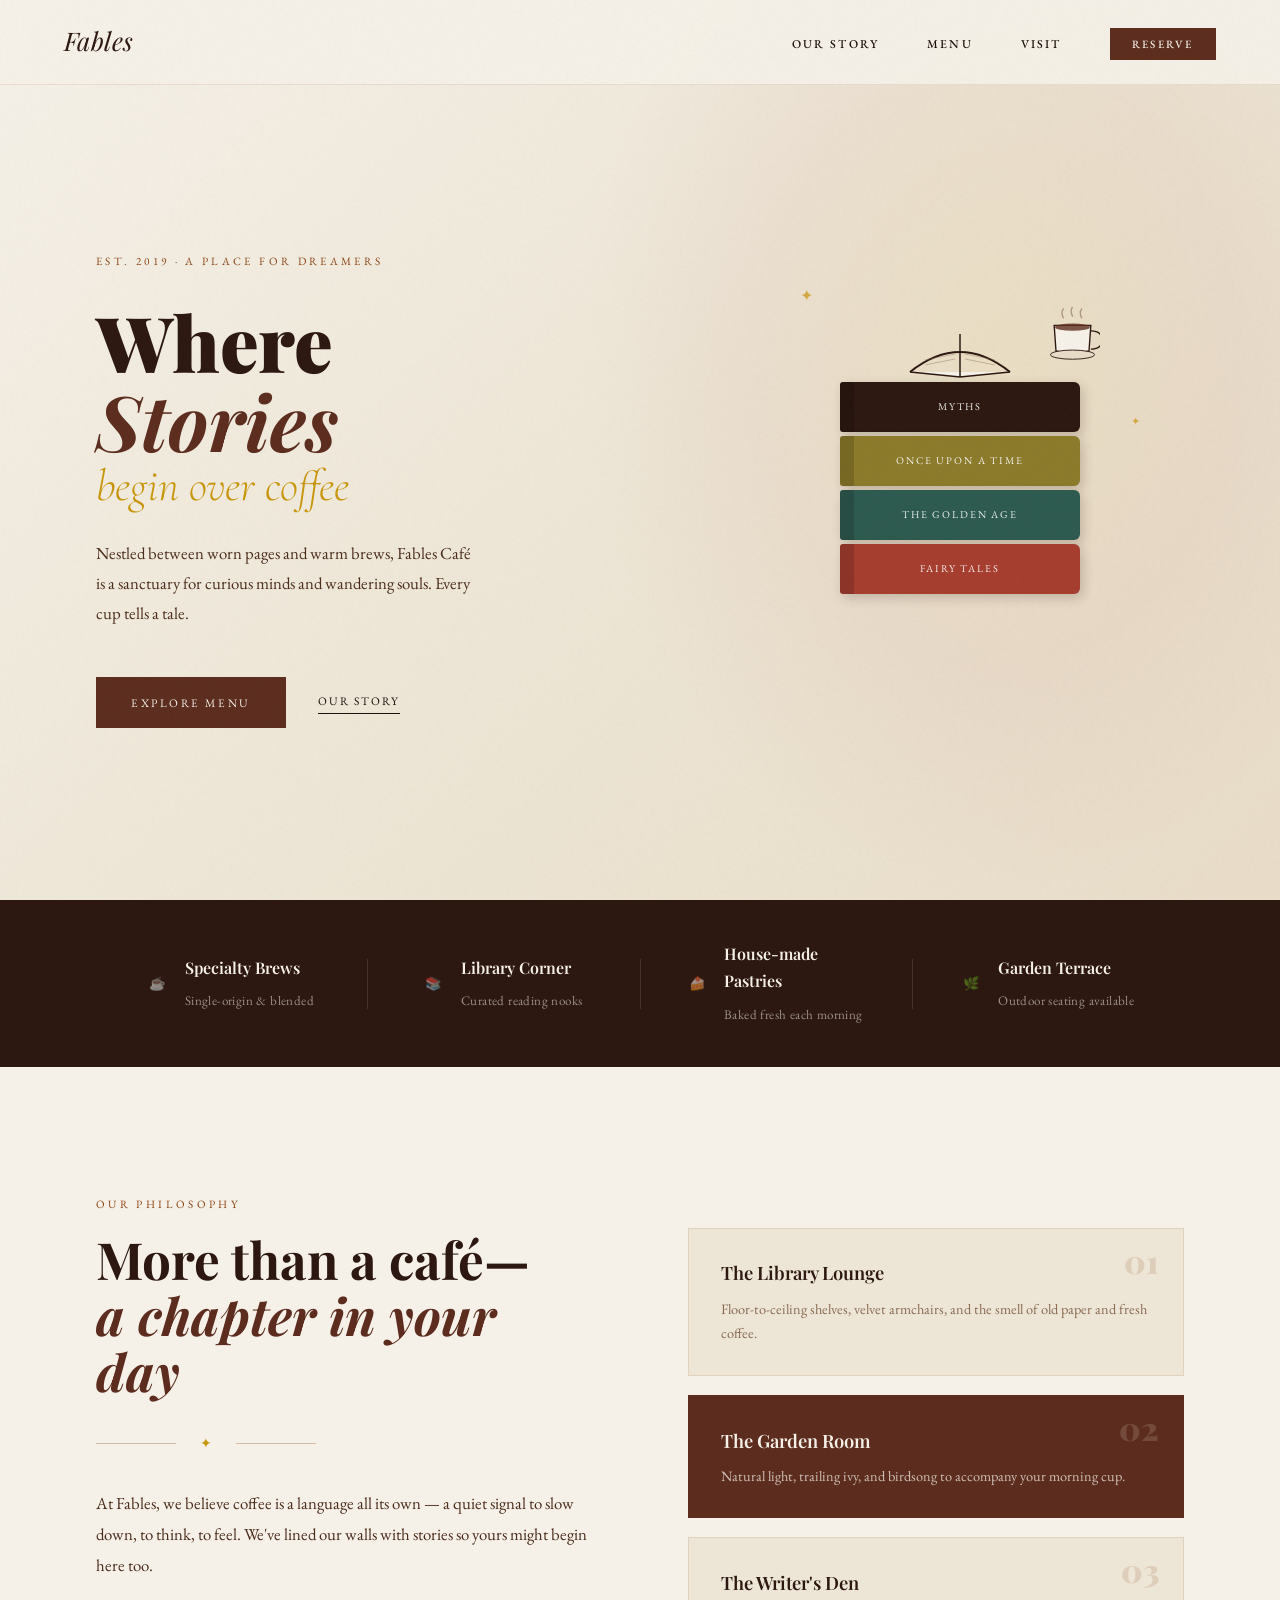
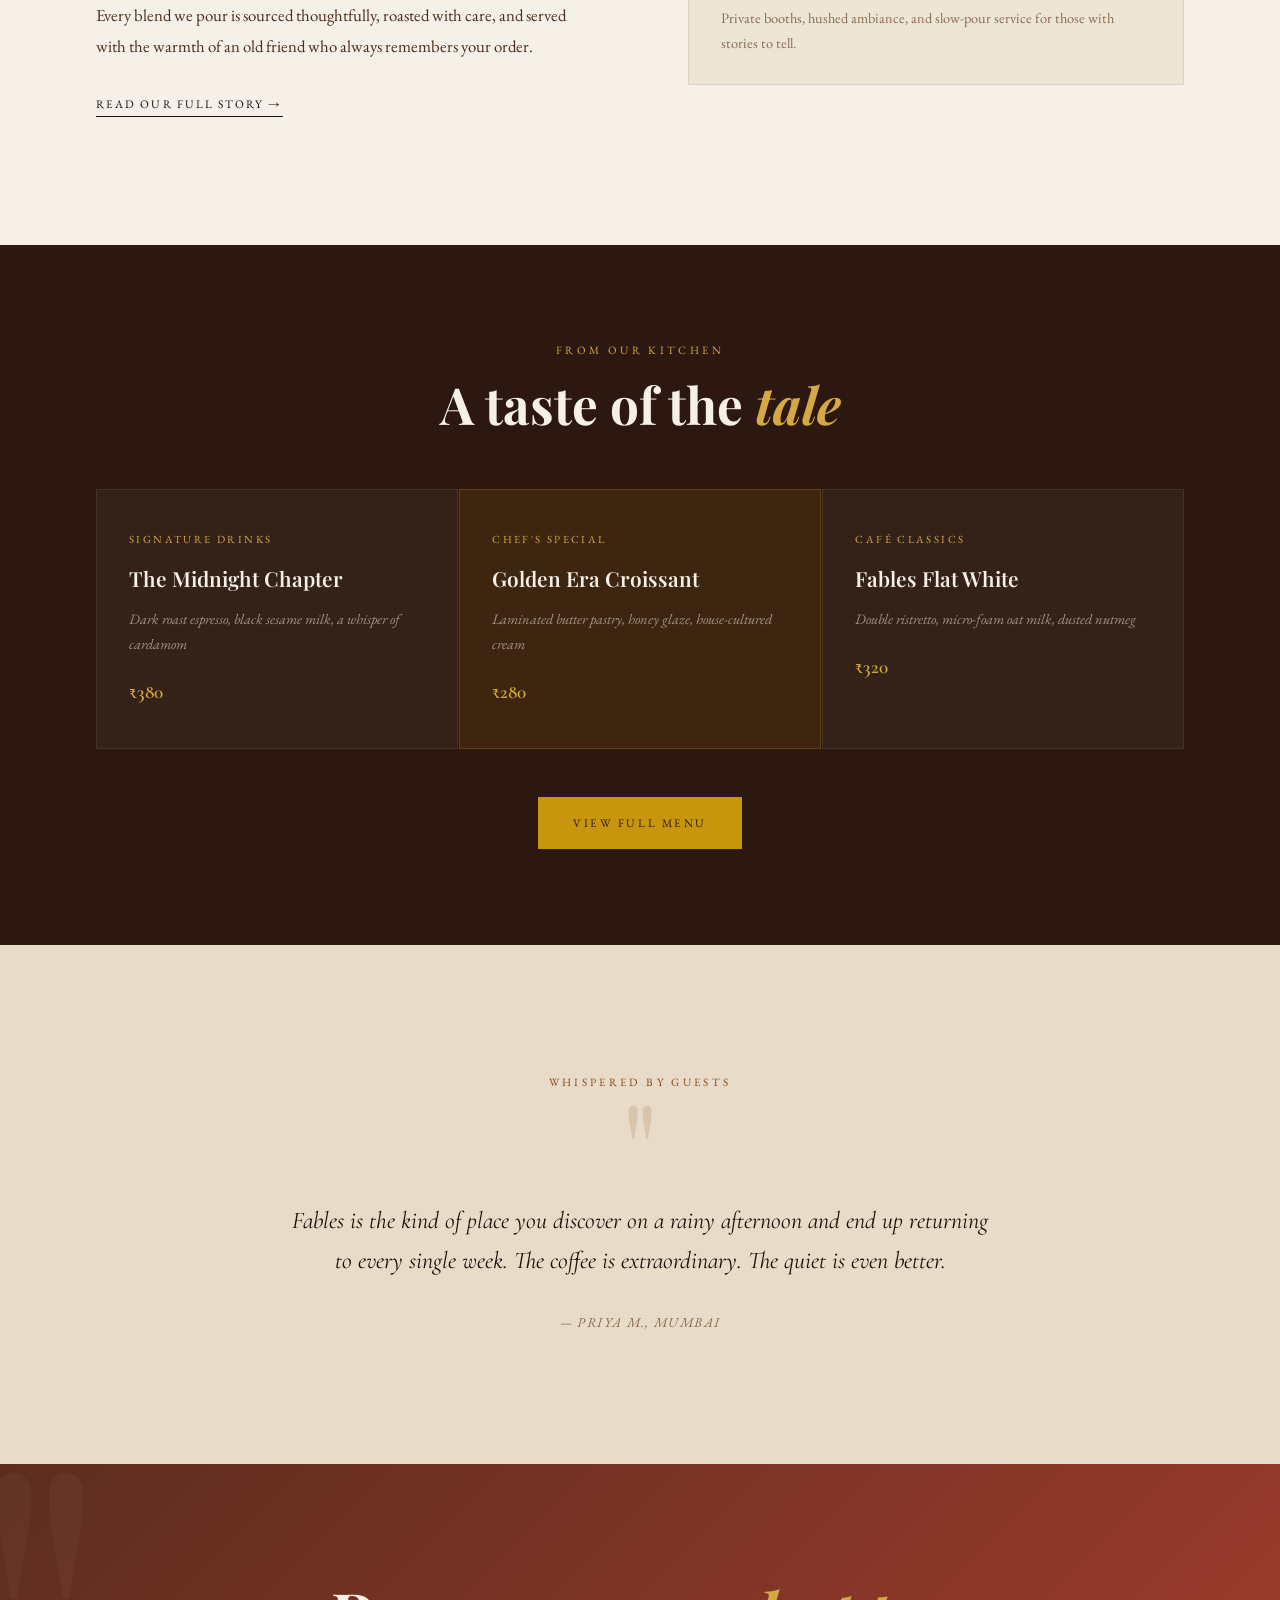
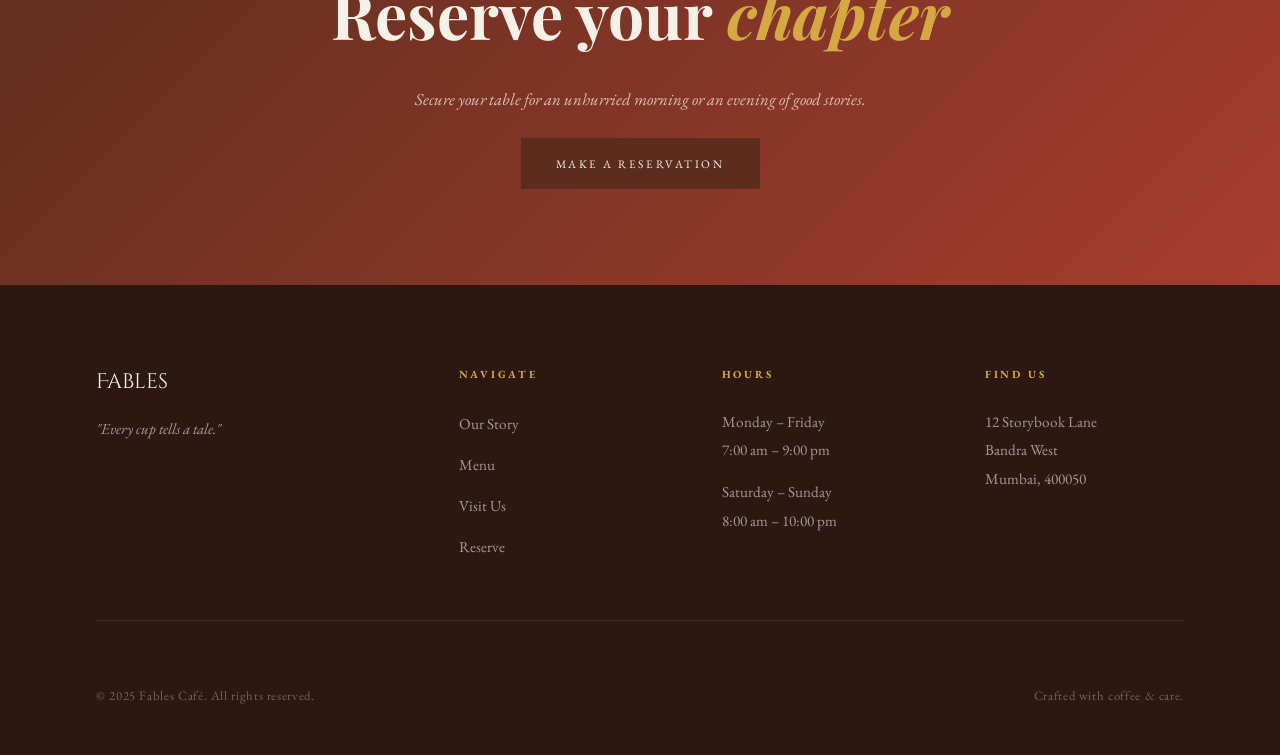
<file: Fables-Cafe/index.html>
<!DOCTYPE html>
<html lang="en">

<head>
  <meta charset="UTF-8" />
  <meta name="viewport" content="width=device-width, initial-scale=1.0" />
  <title>Fables Café – Where Stories Begin Over Coffee</title>
  <link rel="stylesheet" href="style.css" />
  <link rel="stylesheet" href="index.css" />
</head>

<body>

  <!-- ── NAVIGATION ── -->
  <nav class="nav" id="navbar">
    <a href="index.html" class="nav-logo"><span>Fables</span></a>
    <ul class="nav-links">
      <li><a href="about.html">Our Story</a></li>
      <li><a href="menu.html">Menu</a></li>
      <li><a href="contact.html">Visit</a></li>
      <li><a href="reserve.html" class="nav-reserve">Reserve</a></li>
    </ul>
    <button class="nav-hamburger" aria-label="Menu">
      <span></span><span></span><span></span>
    </button>
  </nav>

  <!-- ── HERO ── -->
  <section class="hero">
    <div class="hero-left">
      <p class="hero-eyebrow fade-up">Est. 2019 · A Place for Dreamers</p>
      <h1 class="hero-title">
        <span class="line1 fade-up delay-1">Where</span>
        <span class="line2 fade-up delay-2">Stories</span>
        <span class="line3 fade-up delay-3">begin over coffee</span>
      </h1>
      <p class="hero-body fade-up delay-4">
        Nestled between worn pages and warm brews, Fables Café is a sanctuary for curious minds and wandering souls.
        Every cup tells a tale.
      </p>
      <div class="hero-actions fade-up delay-5">
        <a href="menu.html" class="btn-primary">Explore Menu</a>
        <a href="about.html" class="btn-secondary">Our Story</a>
      </div>
    </div>
    <div class="hero-right">
      <div class="book-stack-wrapper">
        <div class="book-stack">
          <div class="sparkle sparkle-1">✦</div>
          <div class="sparkle sparkle-2">✦</div>
          <!-- Open book SVG -->
          <div class="open-book">
            <svg viewBox="0 0 120 60" xmlns="http://www.w3.org/2000/svg">
              <path d="M10 50 Q60 10 110 50" fill="none" stroke="#2c1810" stroke-width="2" />
              <path d="M10 50 L60 55 L110 50" fill="#f5f0e8" stroke="#2c1810" stroke-width="1.5" />
              <line x1="60" y1="55" x2="60" y2="12" stroke="#2c1810" stroke-width="1.5" />
              <line x1="25" y1="38" x2="55" y2="32" stroke="#8a6a52" stroke-width="0.8" opacity="0.5" />
              <line x1="25" y1="43" x2="55" y2="37" stroke="#8a6a52" stroke-width="0.8" opacity="0.5" />
              <line x1="65" y1="32" x2="95" y2="38" stroke="#8a6a52" stroke-width="0.8" opacity="0.5" />
              <line x1="65" y1="37" x2="95" y2="43" stroke="#8a6a52" stroke-width="0.8" opacity="0.5" />
            </svg>
          </div>
          <!-- Coffee cup SVG -->
          <div class="coffee-cup">
            <svg viewBox="0 0 60 70" xmlns="http://www.w3.org/2000/svg">
              <!-- Steam -->
              <path d="M20 12 Q17 6 20 2" fill="none" stroke="#8a6a52" stroke-width="1.5" stroke-linecap="round"
                opacity="0.6" />
              <path d="M30 10 Q27 4 30 0" fill="none" stroke="#8a6a52" stroke-width="1.5" stroke-linecap="round"
                opacity="0.6" />
              <path d="M40 12 Q37 6 40 2" fill="none" stroke="#8a6a52" stroke-width="1.5" stroke-linecap="round"
                opacity="0.6" />
              <!-- Cup -->
              <path d="M10 20 L12 48 Q30 54 48 48 L50 20 Z" fill="#f5f0e8" stroke="#2c1810" stroke-width="1.5" />
              <!-- Handle -->
              <path d="M50 26 Q62 26 62 36 Q62 46 50 46" fill="none" stroke="#2c1810" stroke-width="1.5" />
              <!-- Coffee liquid -->
              <ellipse cx="30" cy="22" rx="19" ry="4" fill="#5c2d1e" opacity="0.8" />
              <!-- Saucer -->
              <ellipse cx="30" cy="52" rx="24" ry="5" fill="#e8dcc8" stroke="#2c1810" stroke-width="1" />
            </svg>
          </div>
          <!-- Books -->
          <div class="book book-1">Myths</div>
          <div class="book book-2">Once Upon a Time</div>
          <div class="book book-3">The Golden Age</div>
          <div class="book book-4">Fairy Tales</div>
        </div>
      </div>
    </div>
  </section>

  <!-- ── FEATURE STRIP ── -->
  <section class="features-strip">
    <div class="feature">
      <span class="feature-icon">☕</span>
      <div>
        <strong>Specialty Brews</strong>
        <span>Single-origin & blended</span>
      </div>
    </div>
    <div class="feature-divider"></div>
    <div class="feature">
      <span class="feature-icon">📚</span>
      <div>
        <strong>Library Corner</strong>
        <span>Curated reading nooks</span>
      </div>
    </div>
    <div class="feature-divider"></div>
    <div class="feature">
      <span class="feature-icon">🍰</span>
      <div>
        <strong>House-made Pastries</strong>
        <span>Baked fresh each morning</span>
      </div>
    </div>
    <div class="feature-divider"></div>
    <div class="feature">
      <span class="feature-icon">🌿</span>
      <div>
        <strong>Garden Terrace</strong>
        <span>Outdoor seating available</span>
      </div>
    </div>
  </section>

  <!-- ── ABOUT TEASER ── -->
  <section class="about-teaser section">
    <div class="about-teaser-inner">
      <div class="about-teaser-text">
        <span class="section-tag">Our Philosophy</span>
        <h2 class="section-title">More than a café—<br><em>a chapter in your day</em></h2>
        <div class="divider"><span class="divider-icon">✦</span></div>
        <p class="about-body">
          At Fables, we believe coffee is a language all its own — a quiet signal to slow down, to think, to feel. We've
          lined our walls with stories so yours might begin here too.
        </p>
        <p class="about-body" style="margin-top: 1.2rem;">
          Every blend we pour is sourced thoughtfully, roasted with care, and served with the warmth of an old friend
          who always remembers your order.
        </p>
        <a href="about.html" class="btn-secondary" style="margin-top: 2rem; display: inline-block;">Read our full story
          →</a>
      </div>
      <div class="about-teaser-visual">
        <div class="visual-card">
          <div class="visual-card-number">01</div>
          <h3>The Library Lounge</h3>
          <p>Floor-to-ceiling shelves, velvet armchairs, and the smell of old paper and fresh coffee.</p>
        </div>
        <div class="visual-card accent">
          <div class="visual-card-number">02</div>
          <h3>The Garden Room</h3>
          <p>Natural light, trailing ivy, and birdsong to accompany your morning cup.</p>
        </div>
        <div class="visual-card">
          <div class="visual-card-number">03</div>
          <h3>The Writer's Den</h3>
          <p>Private booths, hushed ambiance, and slow-pour service for those with stories to tell.</p>
        </div>
      </div>
    </div>
  </section>

  <!-- ── MENU TEASER ── -->
  <section class="menu-teaser">
    <div class="menu-teaser-header">
      <span class="section-tag" style="color: var(--gold-light);">From Our Kitchen</span>
      <h2 class="section-title" style="color: var(--cream);">A taste of the <em
          style="color: var(--gold-light);">tale</em></h2>
    </div>
    <div class="menu-teaser-grid">
      <div class="menu-item-card">
        <span class="menu-item-cat">Signature Drinks</span>
        <h3>The Midnight Chapter</h3>
        <p>Dark roast espresso, black sesame milk, a whisper of cardamom</p>
        <span class="menu-item-price">₹380</span>
      </div>
      <div class="menu-item-card featured">
        <span class="menu-item-cat">Chef's Special</span>
        <h3>Golden Era Croissant</h3>
        <p>Laminated butter pastry, honey glaze, house-cultured cream</p>
        <span class="menu-item-price">₹280</span>
      </div>
      <div class="menu-item-card">
        <span class="menu-item-cat">Café Classics</span>
        <h3>Fables Flat White</h3>
        <p>Double ristretto, micro-foam oat milk, dusted nutmeg</p>
        <span class="menu-item-price">₹320</span>
      </div>
    </div>
    <div style="text-align: center; margin-top: 3rem;">
      <a href="menu.html" class="btn-primary" style="background: var(--gold); color: var(--brown-deep);">View Full
        Menu</a>
    </div>
  </section>

  <!-- ── TESTIMONIAL ── -->
  <section class="testimonial-section section">
    <div class="testimonial-inner">
      <span class="section-tag" style="text-align: center; display: block;">Whispered by guests</span>
      <div class="quote-mark">"</div>
      <blockquote>
        <p>Fables is the kind of place you discover on a rainy afternoon and end up returning to every single week. The
          coffee is extraordinary. The quiet is even better.</p>
        <cite>— Priya M., Mumbai</cite>
      </blockquote>
    </div>
  </section>

  <!-- ── RESERVE BANNER ── -->
  <section class="reserve-banner">
    <div class="reserve-banner-inner">
      <h2>Reserve your <em>chapter</em></h2>
      <p>Secure your table for an unhurried morning or an evening of good stories.</p>
      <a href="reserve.html" class="btn-primary" style="margin-top: 1.5rem; display: inline-block;">Make a
        Reservation</a>
    </div>
  </section>

  <!-- ── FOOTER ── -->
  <footer class="footer">
    <div class="footer-top">
      <div class="footer-brand">
        <span class="logo">Fables</span>
        <p>"Every cup tells a tale."</p>
      </div>
      <div class="footer-col">
        <h4>Navigate</h4>
        <ul>
          <li><a href="about.html">Our Story</a></li>
          <li><a href="menu.html">Menu</a></li>
          <li><a href="contact.html">Visit Us</a></li>
          <li><a href="reserve.html">Reserve</a></li>
        </ul>
      </div>
      <div class="footer-col">
        <h4>Hours</h4>
        <p>Monday – Friday<br>7:00 am – 9:00 pm</p>
        <p style="margin-top:0.8rem;">Saturday – Sunday<br>8:00 am – 10:00 pm</p>
      </div>
      <div class="footer-col">
        <h4>Find Us</h4>
        <p>12 Storybook Lane<br>Bandra West<br>Mumbai, 400050</p>
      </div>
    </div>
    <div class="footer-bottom">
      <p>© 2025 Fables Café. All rights reserved.</p>
      <p>Crafted with coffee & care.</p>
    </div>
  </footer>

  <script>
    // Navbar scroll effect
    const navbar = document.getElementById('navbar');
    window.addEventListener('scroll', () => {
      navbar.classList.toggle('scrolled', window.scrollY > 40);
    });
  </script>
</body>

</html>
</file>
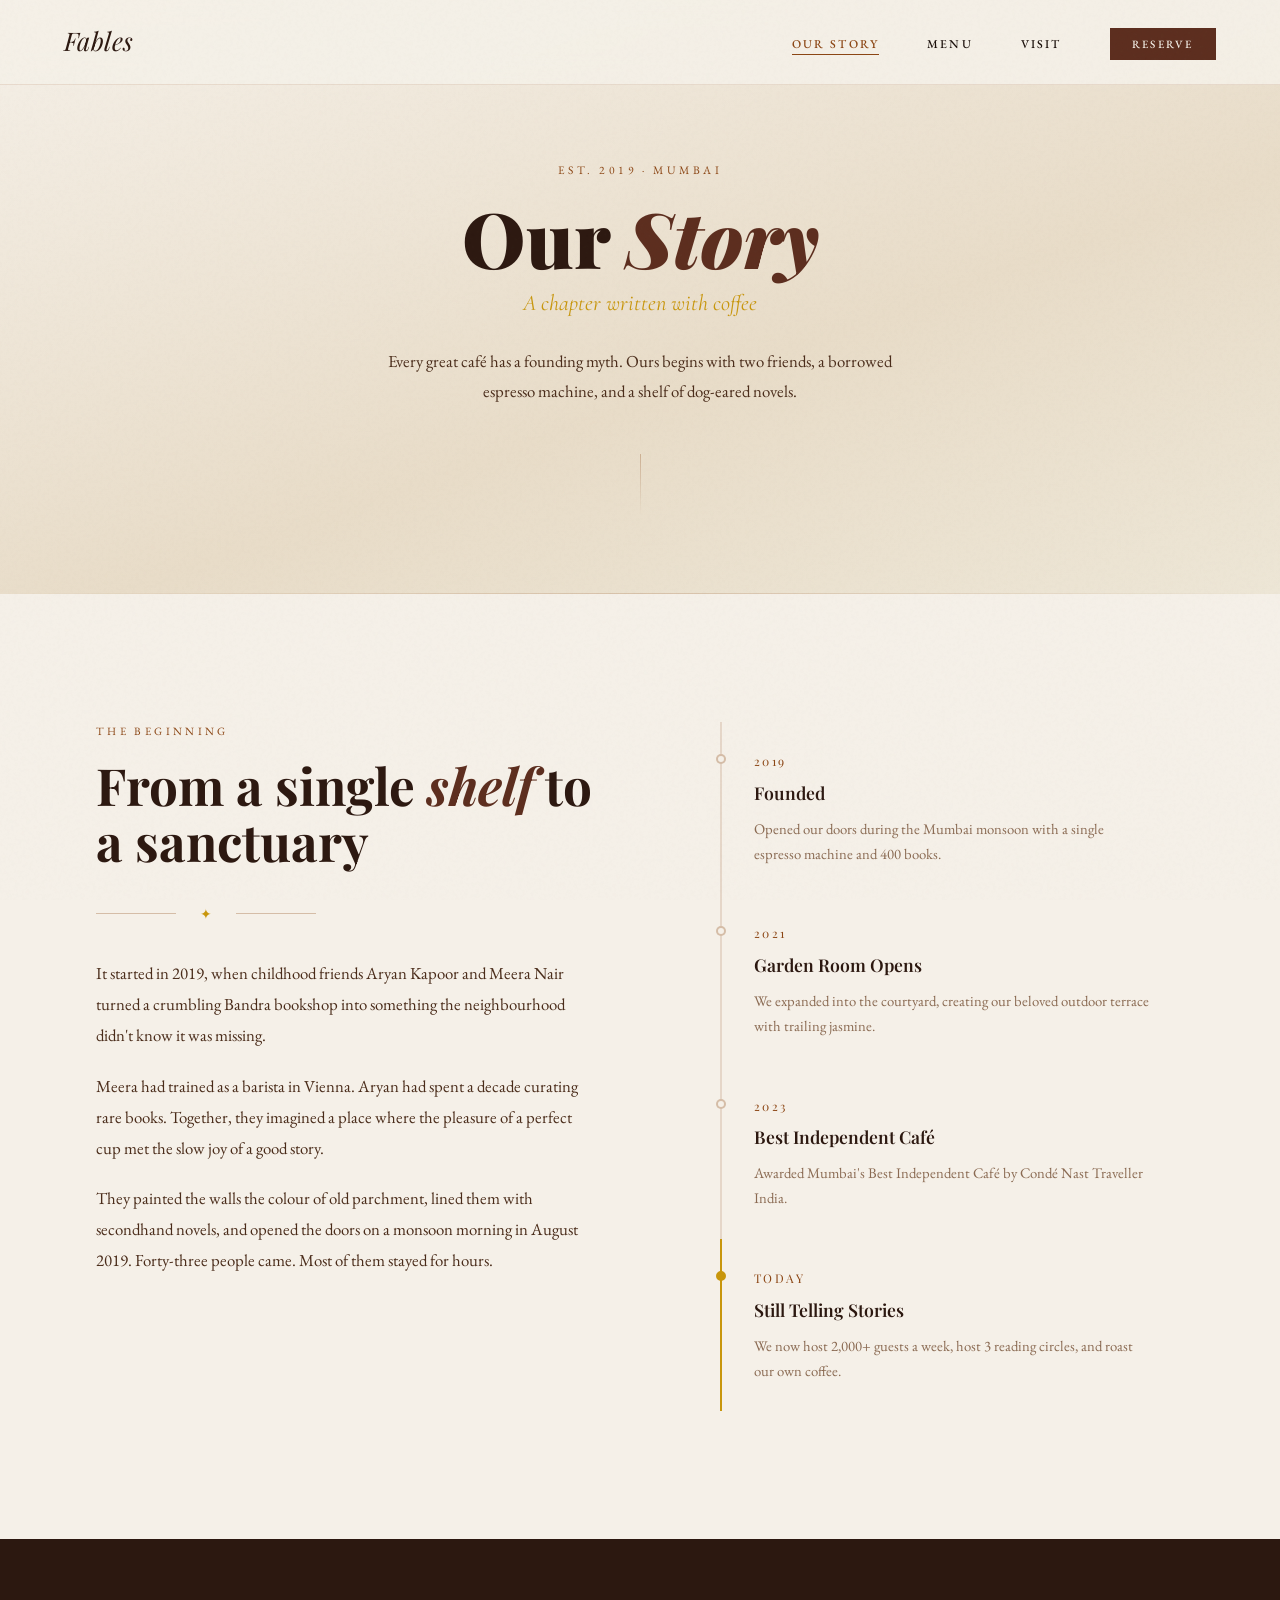
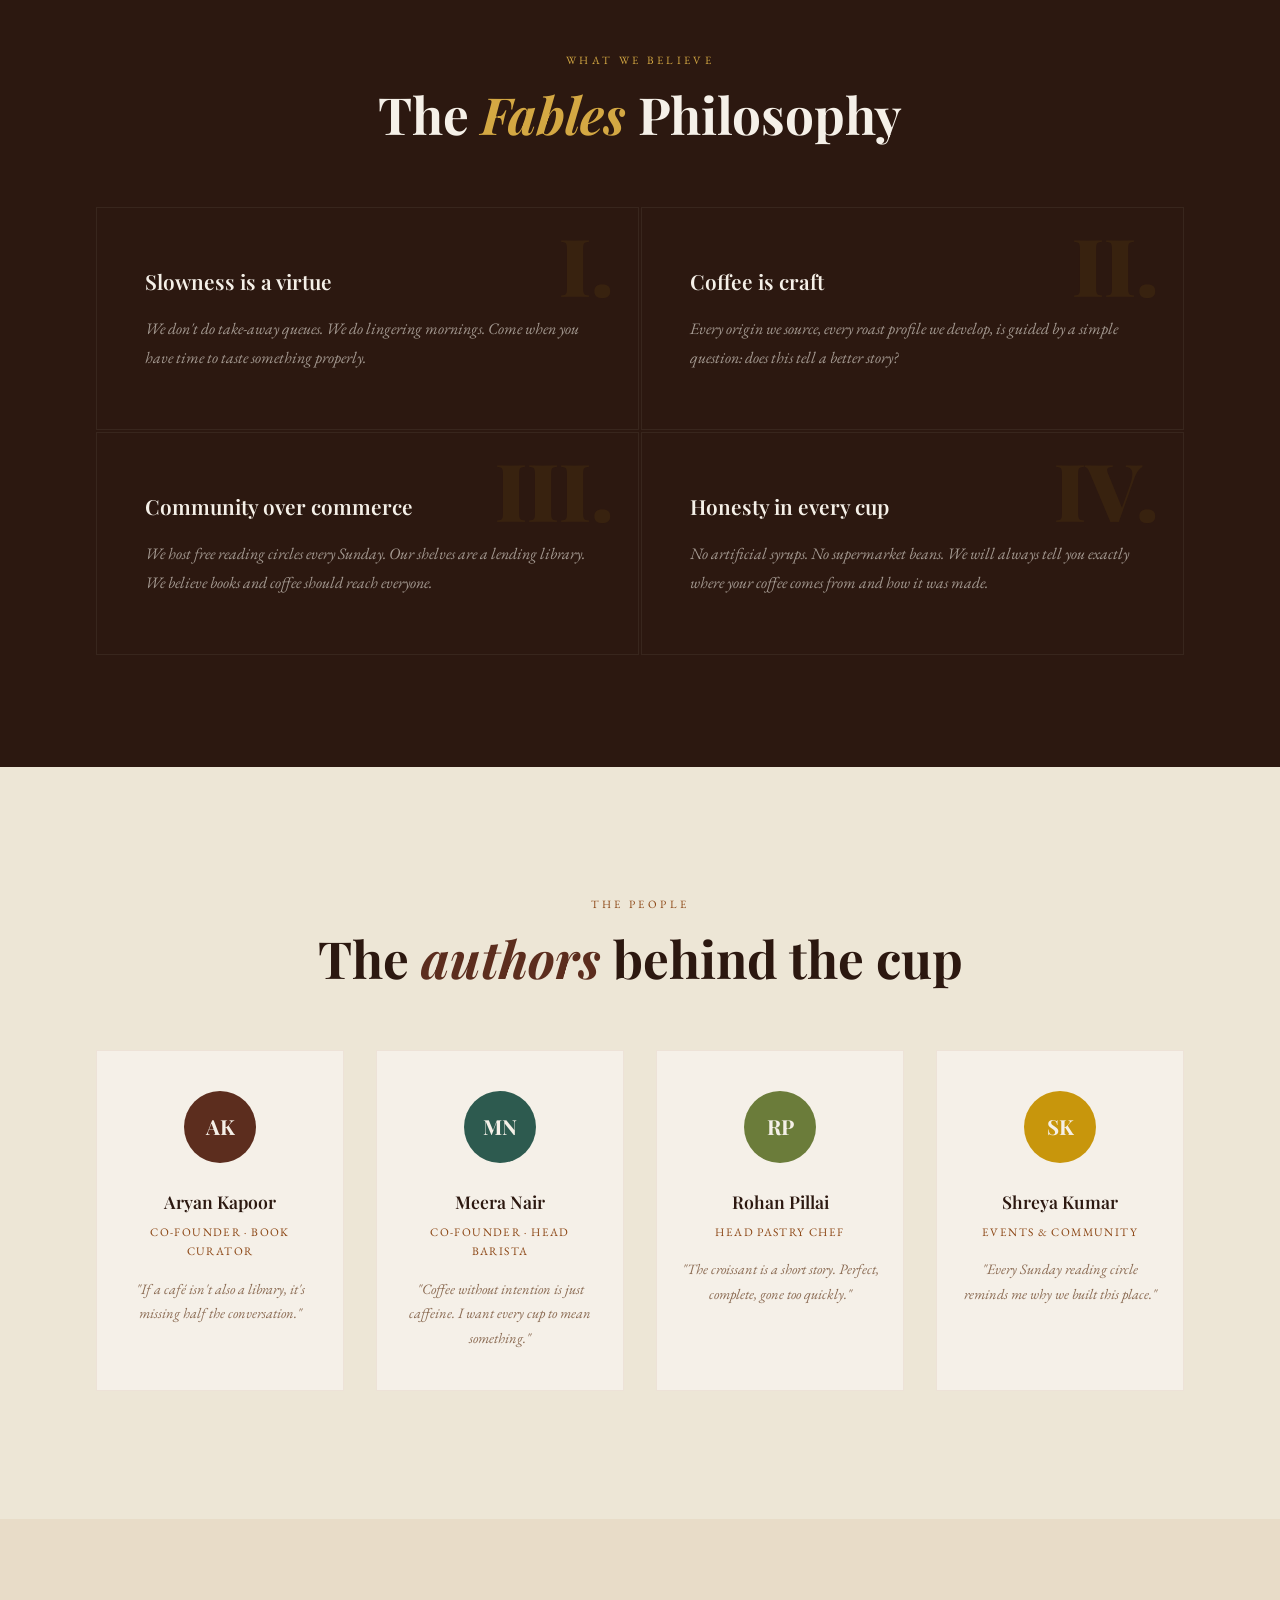
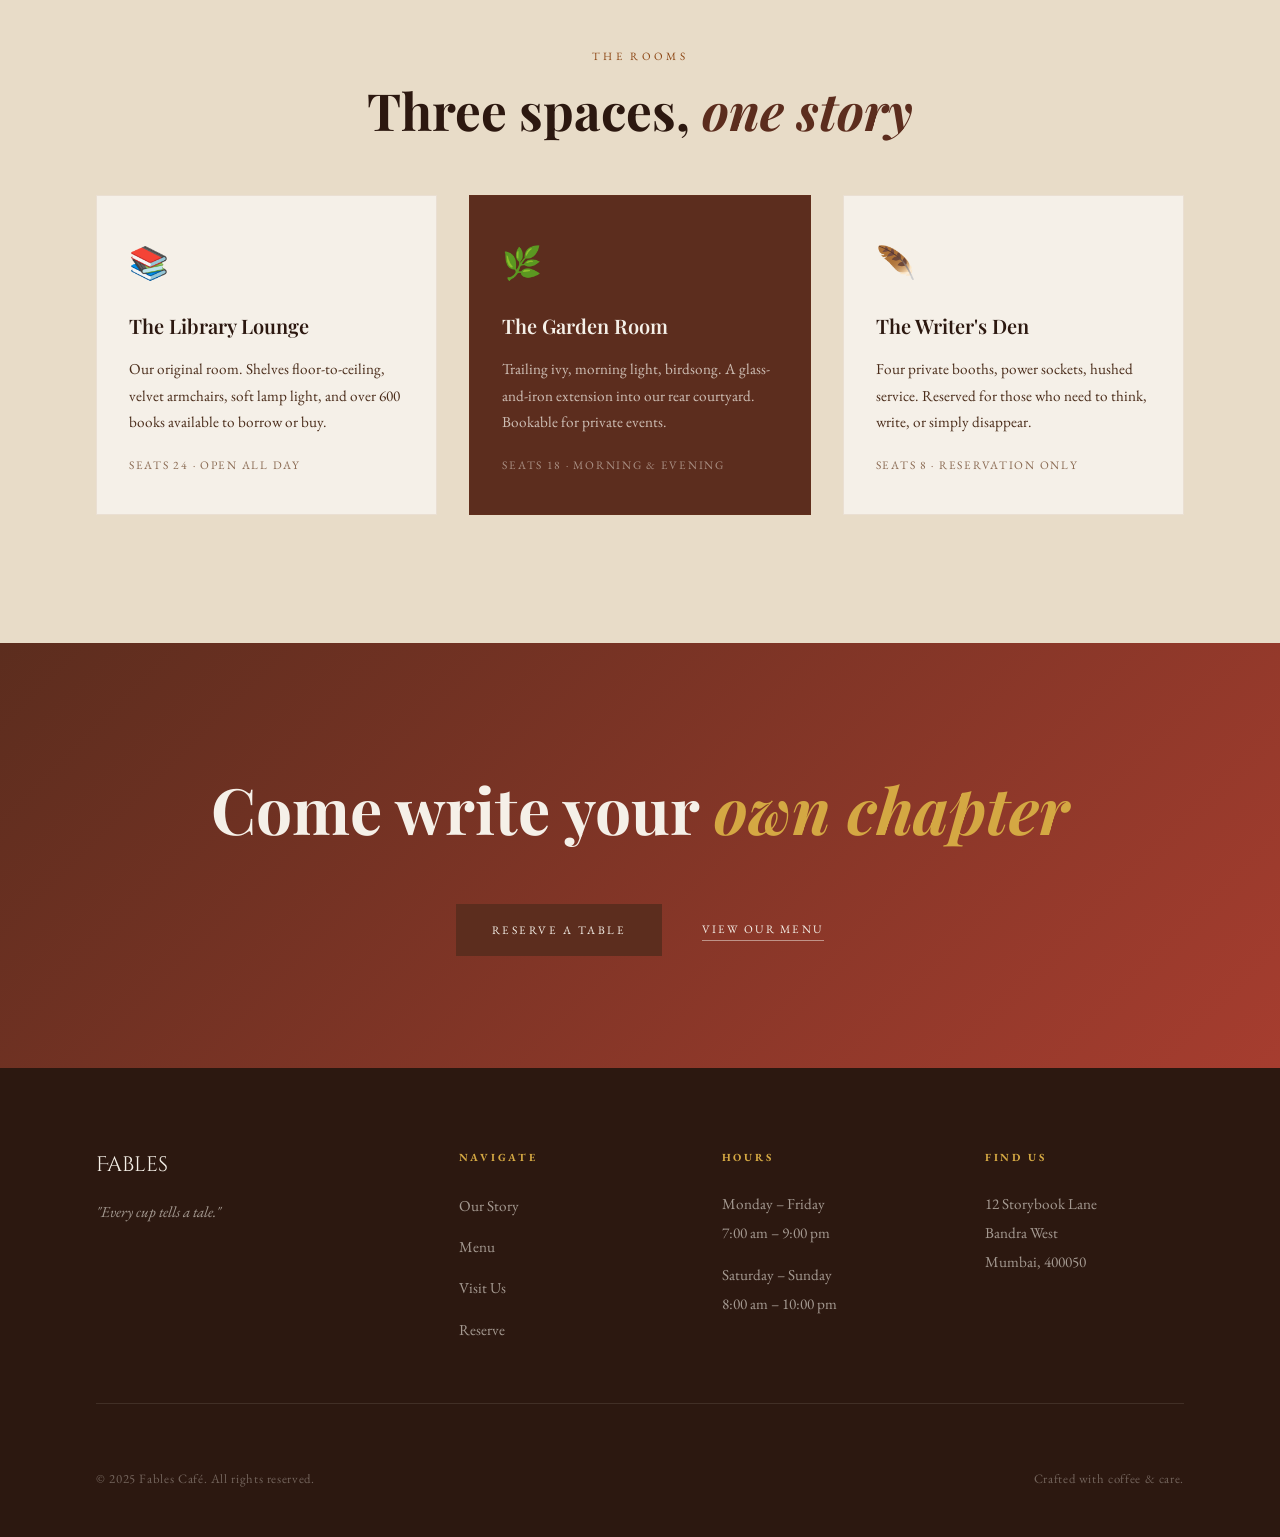
<file: Fables-Cafe/about.html>
<!DOCTYPE html>
<html lang="en">
<head>
  <meta charset="UTF-8" />
  <meta name="viewport" content="width=device-width, initial-scale=1.0" />
  <title>Our Story – Fables Café</title>
  <link rel="stylesheet" href="style.css" />
  <link rel="stylesheet" href="about.css" />
</head>
<body>

  <!-- ── NAVIGATION ── -->
  <nav class="nav" id="navbar">
    <a href="index.html" class="nav-logo"><span>Fables</span></a>
    <ul class="nav-links">
      <li><a href="about.html" class="active">Our Story</a></li>
      <li><a href="menu.html">Menu</a></li>
      <li><a href="contact.html">Visit</a></li>
      <li><a href="reserve.html" class="nav-reserve">Reserve</a></li>
    </ul>
    <button class="nav-hamburger" aria-label="Menu">
      <span></span><span></span><span></span>
    </button>
  </nav>

  <!-- ── PAGE HEADER ── -->
  <header class="page-header">
    <p class="page-header-eyebrow fade-up">Est. 2019 · Mumbai</p>
    <h1 class="page-header-title fade-up delay-1">Our <em>Story</em></h1>
    <p class="page-header-sub fade-up delay-2">A chapter written with coffee</p>
    <p class="page-header-body fade-up delay-3">
      Every great café has a founding myth. Ours begins with two friends, a borrowed espresso machine, and a shelf of dog-eared novels.
    </p>
    <div class="header-scroll-line"></div>
  </header>

  <!-- ── ORIGIN STORY ── -->
  <section class="origin section">
    <div class="origin-inner">
      <div class="origin-text">
        <span class="section-tag">The Beginning</span>
        <h2 class="section-title">From a single <em>shelf</em> to a sanctuary</h2>
        <div class="divider"><span class="divider-icon">✦</span></div>
        <p>It started in 2019, when childhood friends Aryan Kapoor and Meera Nair turned a crumbling Bandra bookshop into something the neighbourhood didn't know it was missing.</p>
        <p>Meera had trained as a barista in Vienna. Aryan had spent a decade curating rare books. Together, they imagined a place where the pleasure of a perfect cup met the slow joy of a good story.</p>
        <p>They painted the walls the colour of old parchment, lined them with secondhand novels, and opened the doors on a monsoon morning in August 2019. Forty-three people came. Most of them stayed for hours.</p>
      </div>
      <div class="origin-visual">
        <div class="origin-card">
          <div class="year-stamp">2019</div>
          <h3>Founded</h3>
          <p>Opened our doors during the Mumbai monsoon with a single espresso machine and 400 books.</p>
        </div>
        <div class="origin-card">
          <div class="year-stamp">2021</div>
          <h3>Garden Room Opens</h3>
          <p>We expanded into the courtyard, creating our beloved outdoor terrace with trailing jasmine.</p>
        </div>
        <div class="origin-card">
          <div class="year-stamp">2023</div>
          <h3>Best Independent Café</h3>
          <p>Awarded Mumbai's Best Independent Café by Condé Nast Traveller India.</p>
        </div>
        <div class="origin-card highlight">
          <div class="year-stamp">Today</div>
          <h3>Still Telling Stories</h3>
          <p>We now host 2,000+ guests a week, host 3 reading circles, and roast our own coffee.</p>
        </div>
      </div>
    </div>
  </section>

  <!-- ── VALUES ── -->
  <section class="values-section">
    <div class="values-header">
      <span class="section-tag" style="color: var(--gold-light);">What We Believe</span>
      <h2 class="section-title" style="color: var(--cream);">The <em style="color: var(--gold-light);">Fables</em> Philosophy</h2>
    </div>
    <div class="values-grid">
      <div class="value-item">
        <div class="value-glyph">I.</div>
        <h3>Slowness is a virtue</h3>
        <p>We don't do take-away queues. We do lingering mornings. Come when you have time to taste something properly.</p>
      </div>
      <div class="value-item">
        <div class="value-glyph">II.</div>
        <h3>Coffee is craft</h3>
        <p>Every origin we source, every roast profile we develop, is guided by a simple question: does this tell a better story?</p>
      </div>
      <div class="value-item">
        <div class="value-glyph">III.</div>
        <h3>Community over commerce</h3>
        <p>We host free reading circles every Sunday. Our shelves are a lending library. We believe books and coffee should reach everyone.</p>
      </div>
      <div class="value-item">
        <div class="value-glyph">IV.</div>
        <h3>Honesty in every cup</h3>
        <p>No artificial syrups. No supermarket beans. We will always tell you exactly where your coffee comes from and how it was made.</p>
      </div>
    </div>
  </section>

  <!-- ── TEAM ── -->
  <section class="team-section section">
    <div style="text-align:center; margin-bottom: 4rem;">
      <span class="section-tag">The People</span>
      <h2 class="section-title">The <em>authors</em> behind the cup</h2>
    </div>
    <div class="team-grid">
      <div class="team-card">
        <div class="team-avatar" style="background: var(--brown-rich);">
          <span>AK</span>
        </div>
        <h3>Aryan Kapoor</h3>
        <span class="team-role">Co-founder · Book Curator</span>
        <p>"If a café isn't also a library, it's missing half the conversation."</p>
      </div>
      <div class="team-card">
        <div class="team-avatar" style="background: var(--teal-dark);">
          <span>MN</span>
        </div>
        <h3>Meera Nair</h3>
        <span class="team-role">Co-founder · Head Barista</span>
        <p>"Coffee without intention is just caffeine. I want every cup to mean something."</p>
      </div>
      <div class="team-card">
        <div class="team-avatar" style="background: var(--olive);">
          <span>RP</span>
        </div>
        <h3>Rohan Pillai</h3>
        <span class="team-role">Head Pastry Chef</span>
        <p>"The croissant is a short story. Perfect, complete, gone too quickly."</p>
      </div>
      <div class="team-card">
        <div class="team-avatar" style="background: var(--gold);">
          <span>SK</span>
        </div>
        <h3>Shreya Kumar</h3>
        <span class="team-role">Events & Community</span>
        <p>"Every Sunday reading circle reminds me why we built this place."</p>
      </div>
    </div>
  </section>

  <!-- ── SPACES ── -->
  <section class="spaces-section section" style="background: var(--parchment);">
    <div style="text-align:center; margin-bottom: 3.5rem;">
      <span class="section-tag">The Rooms</span>
      <h2 class="section-title">Three spaces, <em>one story</em></h2>
    </div>
    <div class="spaces-grid">
      <div class="space-card">
        <div class="space-icon">📚</div>
        <h3>The Library Lounge</h3>
        <p>Our original room. Shelves floor-to-ceiling, velvet armchairs, soft lamp light, and over 600 books available to borrow or buy.</p>
        <span class="space-capacity">Seats 24 · Open all day</span>
      </div>
      <div class="space-card featured">
        <div class="space-icon">🌿</div>
        <h3>The Garden Room</h3>
        <p>Trailing ivy, morning light, birdsong. A glass-and-iron extension into our rear courtyard. Bookable for private events.</p>
        <span class="space-capacity">Seats 18 · Morning & evening</span>
      </div>
      <div class="space-card">
        <div class="space-icon">🪶</div>
        <h3>The Writer's Den</h3>
        <p>Four private booths, power sockets, hushed service. Reserved for those who need to think, write, or simply disappear.</p>
        <span class="space-capacity">Seats 8 · Reservation only</span>
      </div>
    </div>
  </section>

  <!-- ── CTA ── -->
  <section class="cta-section">
    <div class="cta-inner">
      <h2>Come write your <em>own chapter</em></h2>
      <div class="cta-buttons">
        <a href="reserve.html" class="btn-primary">Reserve a Table</a>
        <a href="menu.html" class="btn-secondary" style="color: var(--cream); border-color: rgba(245,240,232,0.5);">View Our Menu</a>
      </div>
    </div>
  </section>

  <!-- ── FOOTER ── -->
  <footer class="footer">
    <div class="footer-top">
      <div class="footer-brand">
        <span class="logo">Fables</span>
        <p>"Every cup tells a tale."</p>
      </div>
      <div class="footer-col">
        <h4>Navigate</h4>
        <ul>
          <li><a href="about.html">Our Story</a></li>
          <li><a href="menu.html">Menu</a></li>
          <li><a href="contact.html">Visit Us</a></li>
          <li><a href="reserve.html">Reserve</a></li>
        </ul>
      </div>
      <div class="footer-col">
        <h4>Hours</h4>
        <p>Monday – Friday<br>7:00 am – 9:00 pm</p>
        <p style="margin-top:0.8rem;">Saturday – Sunday<br>8:00 am – 10:00 pm</p>
      </div>
      <div class="footer-col">
        <h4>Find Us</h4>
        <p>12 Storybook Lane<br>Bandra West<br>Mumbai, 400050</p>
      </div>
    </div>
    <div class="footer-bottom">
      <p>© 2025 Fables Café. All rights reserved.</p>
      <p>Crafted with coffee & care.</p>
    </div>
  </footer>

  <script>
    const navbar = document.getElementById('navbar');
    window.addEventListener('scroll', () => {
      navbar.classList.toggle('scrolled', window.scrollY > 40);
    });
  </script>
</body>
</html>
</file>
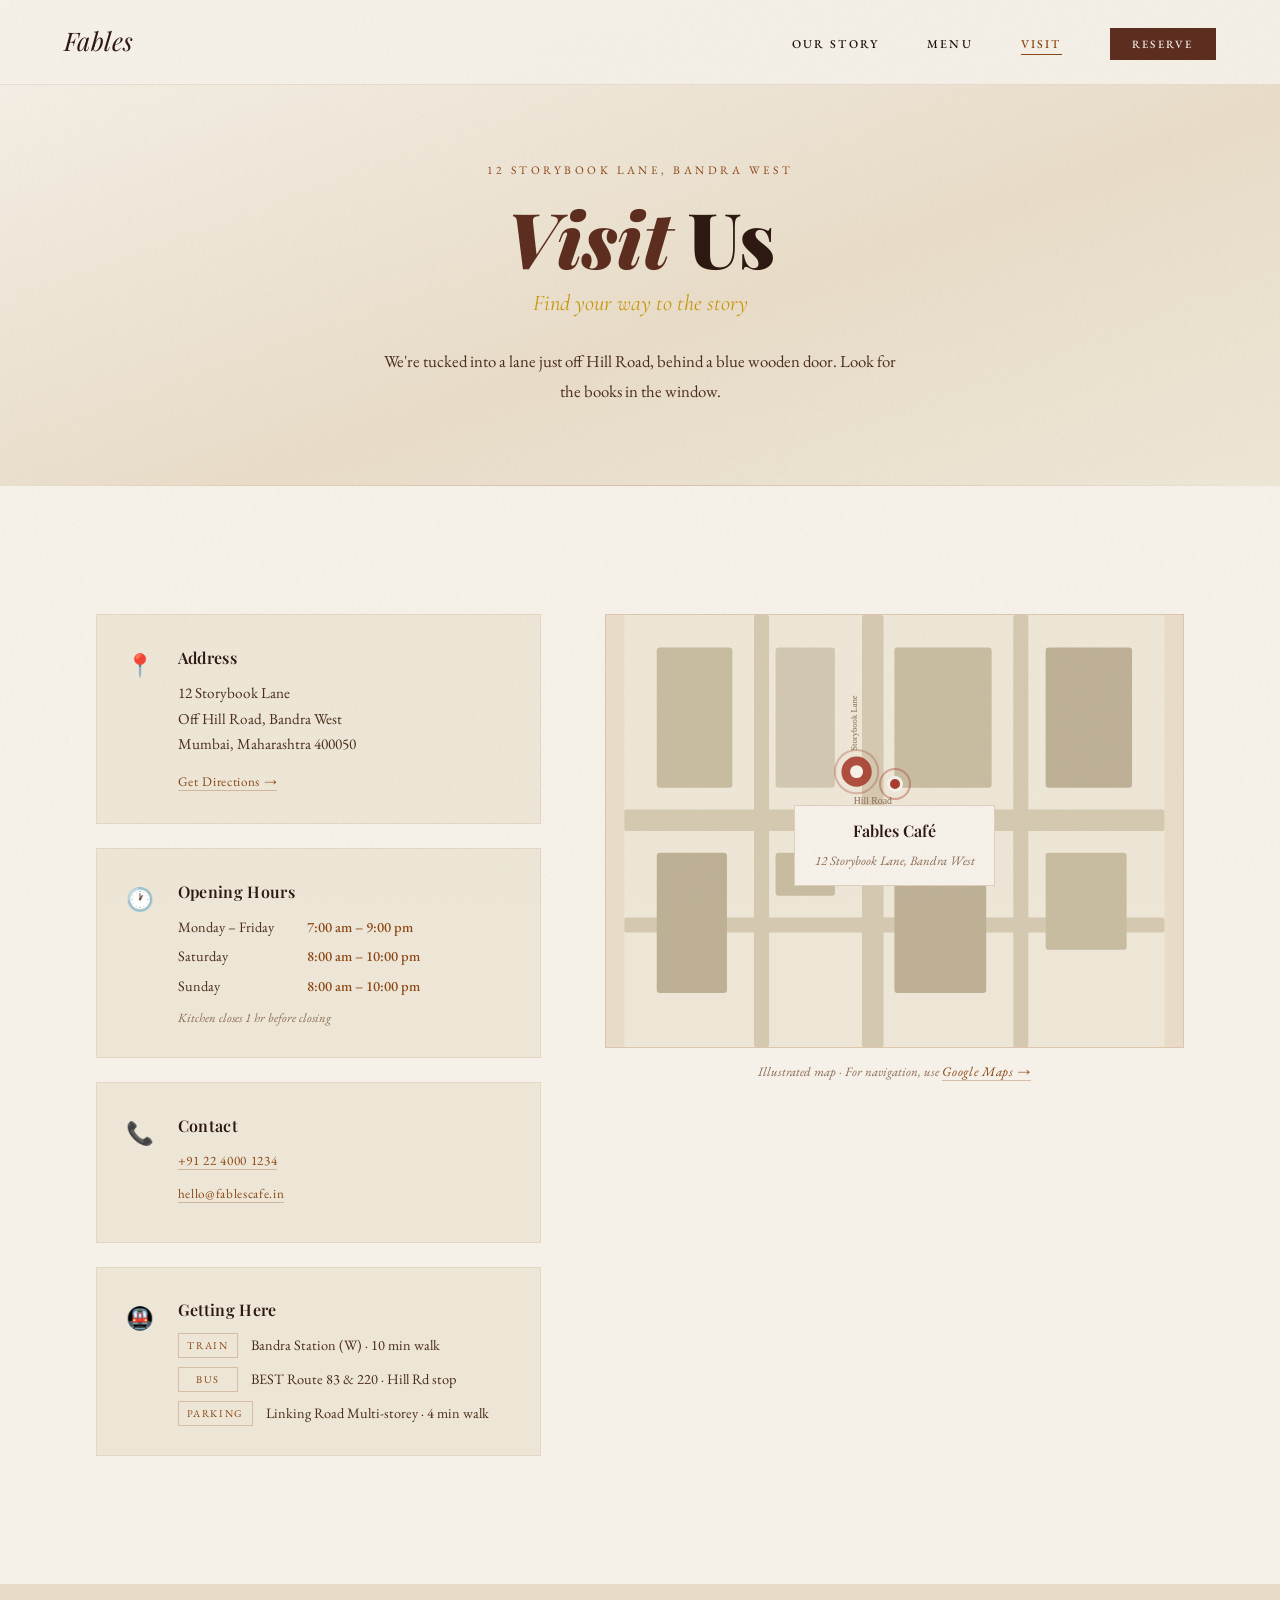
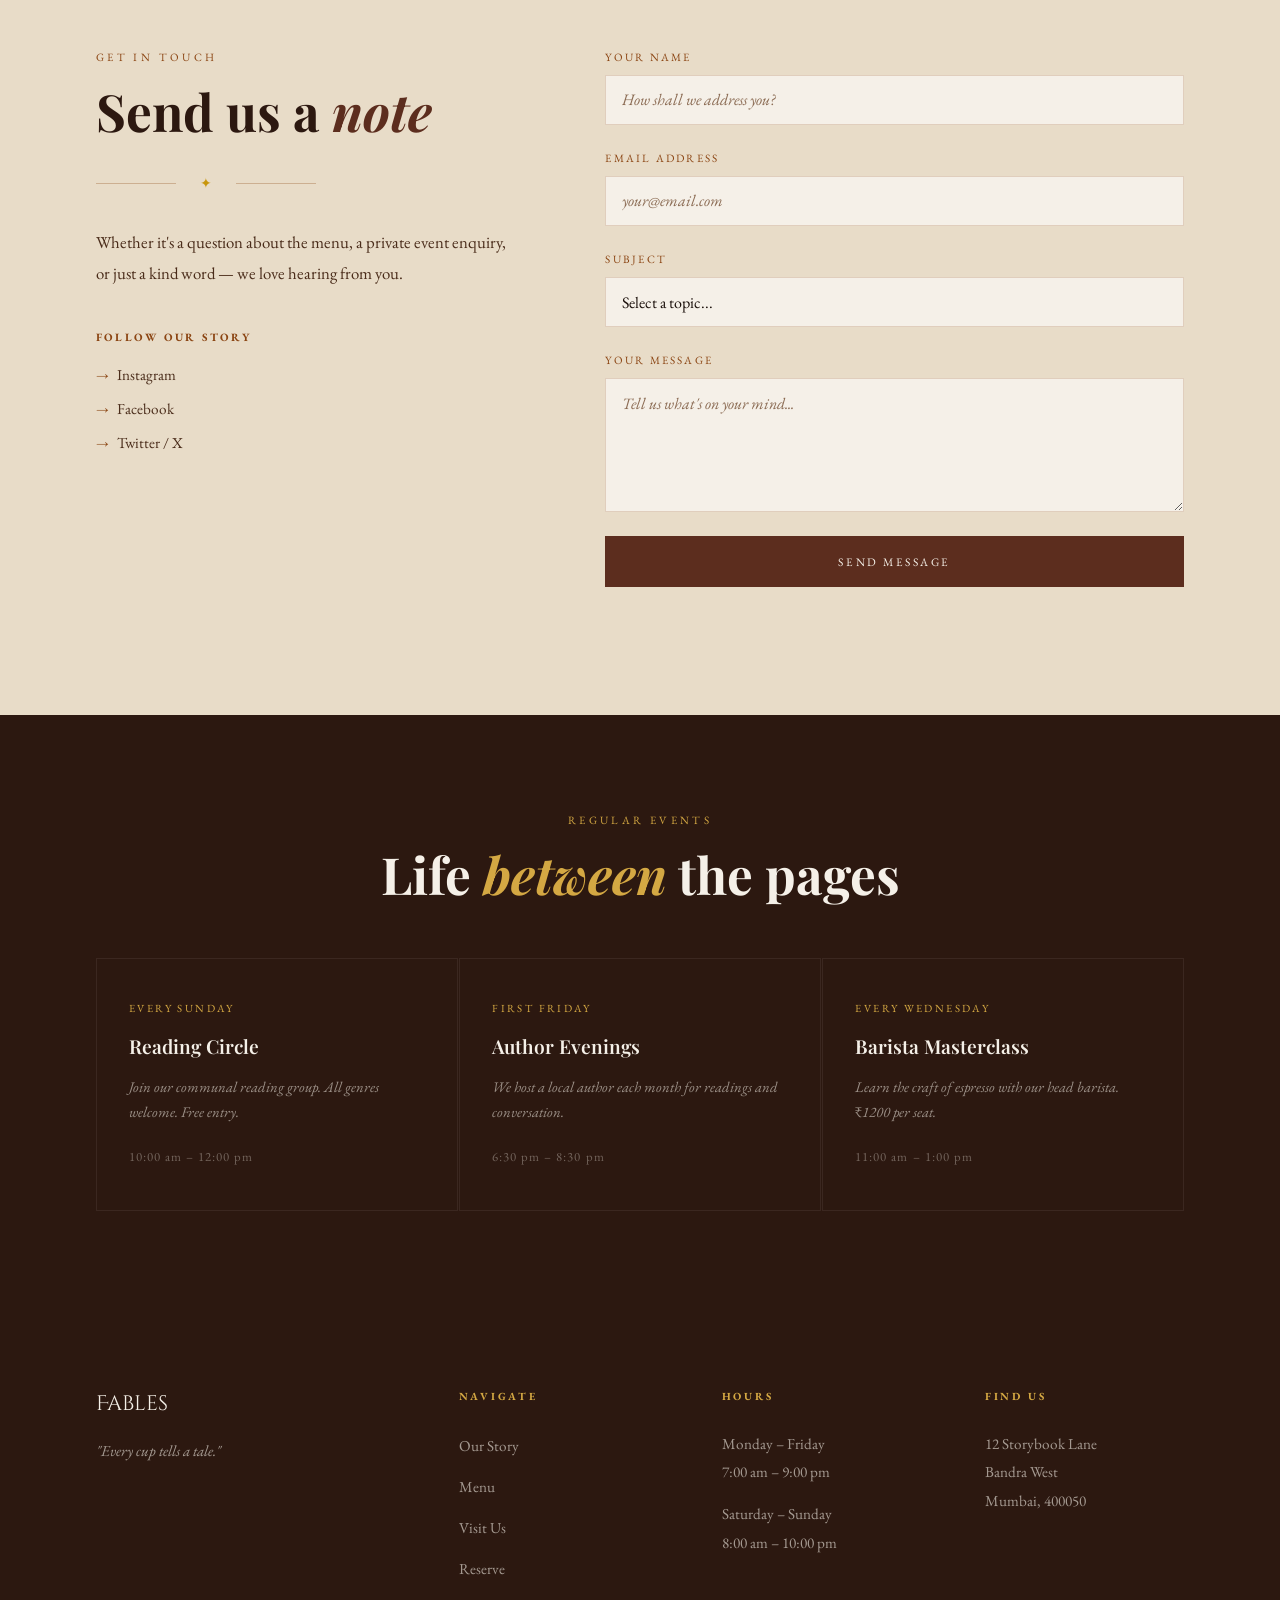
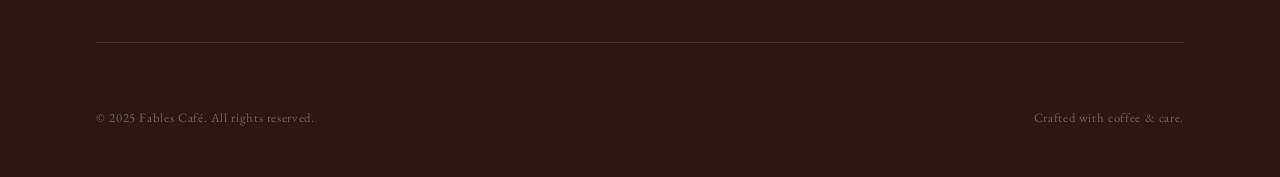
<file: Fables-Cafe/contact.html>
<!DOCTYPE html>
<html lang="en">
<head>
  <meta charset="UTF-8" />
  <meta name="viewport" content="width=device-width, initial-scale=1.0" />
  <title>Visit Us – Fables Café</title>
  <link rel="stylesheet" href="style.css" />
  <link rel="stylesheet" href="contact.css" />
</head>
<body>

  <!-- ── NAVIGATION ── -->
  <nav class="nav" id="navbar">
    <a href="index.html" class="nav-logo"><span>Fables</span></a>
    <ul class="nav-links">
      <li><a href="about.html">Our Story</a></li>
      <li><a href="menu.html">Menu</a></li>
      <li><a href="contact.html" class="active">Visit</a></li>
      <li><a href="reserve.html" class="nav-reserve">Reserve</a></li>
    </ul>
    <button class="nav-hamburger" aria-label="Menu">
      <span></span><span></span><span></span>
    </button>
  </nav>

  <!-- ── PAGE HEADER ── -->
  <header class="page-header">
    <p class="page-header-eyebrow fade-up">12 Storybook Lane, Bandra West</p>
    <h1 class="page-header-title fade-up delay-1"><em>Visit</em> Us</h1>
    <p class="page-header-sub fade-up delay-2">Find your way to the story</p>
    <p class="page-header-body fade-up delay-3">
      We're tucked into a lane just off Hill Road, behind a blue wooden door. Look for the books in the window.
    </p>
  </header>

  <!-- ── INFO + MAP GRID ── -->
  <section class="visit-section section">
    <div class="visit-grid">

      <!-- Info cards -->
      <div class="info-column">

        <div class="info-card">
          <div class="info-card-icon">📍</div>
          <div>
            <h3>Address</h3>
            <p>12 Storybook Lane<br>Off Hill Road, Bandra West<br>Mumbai, Maharashtra 400050</p>
            <a href="https://maps.google.com" target="_blank" class="info-link">Get Directions →</a>
          </div>
        </div>

        <div class="info-card">
          <div class="info-card-icon">🕐</div>
          <div>
            <h3>Opening Hours</h3>
            <div class="hours-grid">
              <span>Monday – Friday</span><span>7:00 am – 9:00 pm</span>
              <span>Saturday</span><span>8:00 am – 10:00 pm</span>
              <span>Sunday</span><span>8:00 am – 10:00 pm</span>
              <span class="note" colspan="2">Kitchen closes 1 hr before closing</span>
            </div>
          </div>
        </div>

        <div class="info-card">
          <div class="info-card-icon">📞</div>
          <div>
            <h3>Contact</h3>
            <p><a href="tel:+912240001234" class="info-link">+91 22 4000 1234</a></p>
            <p><a href="mailto:hello@fablescafe.in" class="info-link">hello@fablescafe.in</a></p>
          </div>
        </div>

        <div class="info-card">
          <div class="info-card-icon">🚇</div>
          <div>
            <h3>Getting Here</h3>
            <div class="transport-list">
              <div class="transport-item">
                <span class="transport-type">Train</span>
                <span>Bandra Station (W) · 10 min walk</span>
              </div>
              <div class="transport-item">
                <span class="transport-type">Bus</span>
                <span>BEST Route 83 & 220 · Hill Rd stop</span>
              </div>
              <div class="transport-item">
                <span class="transport-type">Parking</span>
                <span>Linking Road Multi-storey · 4 min walk</span>
              </div>
            </div>
          </div>
        </div>

      </div>

      <!-- Map -->
      <div class="map-column">
        <div class="map-placeholder">
          <div class="map-overlay">
            <div class="map-pin">
              <div class="pin-dot"></div>
              <div class="pin-pulse"></div>
            </div>
            <div class="map-label">
              <strong>Fables Café</strong>
              <span>12 Storybook Lane, Bandra West</span>
            </div>
          </div>
          <!-- Stylised illustrated map -->
          <svg viewBox="0 0 500 400" xmlns="http://www.w3.org/2000/svg" class="map-svg">
            <rect width="500" height="400" fill="#ede6d6"/>
            <!-- Roads -->
            <rect x="0" y="180" width="500" height="20" fill="#d4c9b0" rx="2"/>
            <rect x="220" y="0" width="20" height="400" fill="#d4c9b0" rx="2"/>
            <rect x="0" y="280" width="500" height="14" fill="#d4c9b0" rx="2"/>
            <rect x="120" y="0" width="14" height="400" fill="#d4c9b0" rx="2"/>
            <rect x="360" y="0" width="14" height="400" fill="#d4c9b0" rx="2"/>
            <!-- Buildings -->
            <rect x="30" y="30" width="70" height="130" rx="3" fill="#c8bca0"/>
            <rect x="140" y="30" width="55" height="130" rx="3" fill="#bdb0958b"/>
            <rect x="250" y="30" width="90" height="130" rx="3" fill="#c8bca0"/>
            <rect x="390" y="30" width="80" height="130" rx="3" fill="#bdb095"/>
            <rect x="30" y="220" width="65" height="130" rx="3" fill="#bdb095"/>
            <rect x="140" y="220" width="55" height="40" rx="3" fill="#c8bca0"/>
            <rect x="250" y="220" width="85" height="130" rx="3" fill="#bdb095"/>
            <rect x="390" y="220" width="75" height="90" rx="3" fill="#c8bca0"/>
            <!-- Labels -->
            <text x="230" y="175" font-family="Georgia" font-size="9" fill="#8a6a52" text-anchor="middle">Hill Road</text>
            <text x="215" y="100" font-family="Georgia" font-size="8" fill="#8a6a52" text-anchor="middle" transform="rotate(-90,215,100)">Storybook Lane</text>
            <!-- Pin marker -->
            <circle cx="215" cy="145" r="14" fill="#a63d2f" opacity="0.9"/>
            <circle cx="215" cy="145" r="6" fill="#f5f0e8"/>
            <circle cx="215" cy="145" r="20" fill="none" stroke="#a63d2f" stroke-width="2" opacity="0.3"/>
          </svg>
        </div>
        <p class="map-note">Illustrated map · For navigation, use <a href="https://maps.google.com" target="_blank" class="info-link">Google Maps →</a></p>
      </div>

    </div>
  </section>

  <!-- ── CONTACT FORM ── -->
  <section class="contact-form-section section" style="background: var(--parchment); padding-top: 4rem;">
    <div class="contact-form-inner">
      <div class="contact-form-text">
        <span class="section-tag">Get in Touch</span>
        <h2 class="section-title">Send us a <em>note</em></h2>
        <div class="divider"><span class="divider-icon">✦</span></div>
        <p>Whether it's a question about the menu, a private event enquiry, or just a kind word — we love hearing from you.</p>
        <div class="contact-social">
          <h4>Follow our story</h4>
          <div class="social-links">
            <a href="#" class="social-link">Instagram</a>
            <a href="#" class="social-link">Facebook</a>
            <a href="#" class="social-link">Twitter / X</a>
          </div>
        </div>
      </div>
      <div class="contact-form-wrapper">
        <div class="form-group">
          <label for="name">Your Name</label>
          <input type="text" id="name" placeholder="How shall we address you?">
        </div>
        <div class="form-group">
          <label for="email">Email Address</label>
          <input type="email" id="email" placeholder="your@email.com">
        </div>
        <div class="form-group">
          <label for="subject">Subject</label>
          <select id="subject">
            <option value="">Select a topic...</option>
            <option>General Enquiry</option>
            <option>Private Event Booking</option>
            <option>Feedback</option>
            <option>Press & Media</option>
            <option>Supplier / Collaboration</option>
          </select>
        </div>
        <div class="form-group">
          <label for="message">Your Message</label>
          <textarea id="message" rows="5" placeholder="Tell us what's on your mind..."></textarea>
        </div>
        <button class="btn-primary submit-btn" onclick="handleSubmit()">Send Message</button>
        <div id="form-success" class="form-success" style="display:none;">
          <span>✦</span> Thank you — we'll be in touch soon.
        </div>
      </div>
    </div>
  </section>

  <!-- ── EVENTS STRIP ── -->
  <section class="events-strip">
    <div class="events-header">
      <span class="section-tag" style="color: var(--gold-light);">Regular Events</span>
      <h2 class="section-title" style="color: var(--cream);">Life <em style="color: var(--gold-light);">between</em> the pages</h2>
    </div>
    <div class="events-grid">
      <div class="event-card">
        <span class="event-day">Every Sunday</span>
        <h3>Reading Circle</h3>
        <p>Join our communal reading group. All genres welcome. Free entry.</p>
        <span class="event-time">10:00 am – 12:00 pm</span>
      </div>
      <div class="event-card">
        <span class="event-day">First Friday</span>
        <h3>Author Evenings</h3>
        <p>We host a local author each month for readings and conversation.</p>
        <span class="event-time">6:30 pm – 8:30 pm</span>
      </div>
      <div class="event-card">
        <span class="event-day">Every Wednesday</span>
        <h3>Barista Masterclass</h3>
        <p>Learn the craft of espresso with our head barista. ₹1200 per seat.</p>
        <span class="event-time">11:00 am – 1:00 pm</span>
      </div>
    </div>
  </section>

  <!-- ── FOOTER ── -->
  <footer class="footer">
    <div class="footer-top">
      <div class="footer-brand">
        <span class="logo">Fables</span>
        <p>"Every cup tells a tale."</p>
      </div>
      <div class="footer-col">
        <h4>Navigate</h4>
        <ul>
          <li><a href="about.html">Our Story</a></li>
          <li><a href="menu.html">Menu</a></li>
          <li><a href="contact.html">Visit Us</a></li>
          <li><a href="reserve.html">Reserve</a></li>
        </ul>
      </div>
      <div class="footer-col">
        <h4>Hours</h4>
        <p>Monday – Friday<br>7:00 am – 9:00 pm</p>
        <p style="margin-top:0.8rem;">Saturday – Sunday<br>8:00 am – 10:00 pm</p>
      </div>
      <div class="footer-col">
        <h4>Find Us</h4>
        <p>12 Storybook Lane<br>Bandra West<br>Mumbai, 400050</p>
      </div>
    </div>
    <div class="footer-bottom">
      <p>© 2025 Fables Café. All rights reserved.</p>
      <p>Crafted with coffee & care.</p>
    </div>
  </footer>

  <script>
    const navbar = document.getElementById('navbar');
    window.addEventListener('scroll', () => {
      navbar.classList.toggle('scrolled', window.scrollY > 40);
    });

    function handleSubmit() {
      const name = document.getElementById('name').value;
      const email = document.getElementById('email').value;
      if (!name || !email) { alert('Please fill in your name and email.'); return; }
      document.getElementById('form-success').style.display = 'block';
      document.querySelector('.submit-btn').style.display = 'none';
    }
  </script>
</body>
</html>
</file>
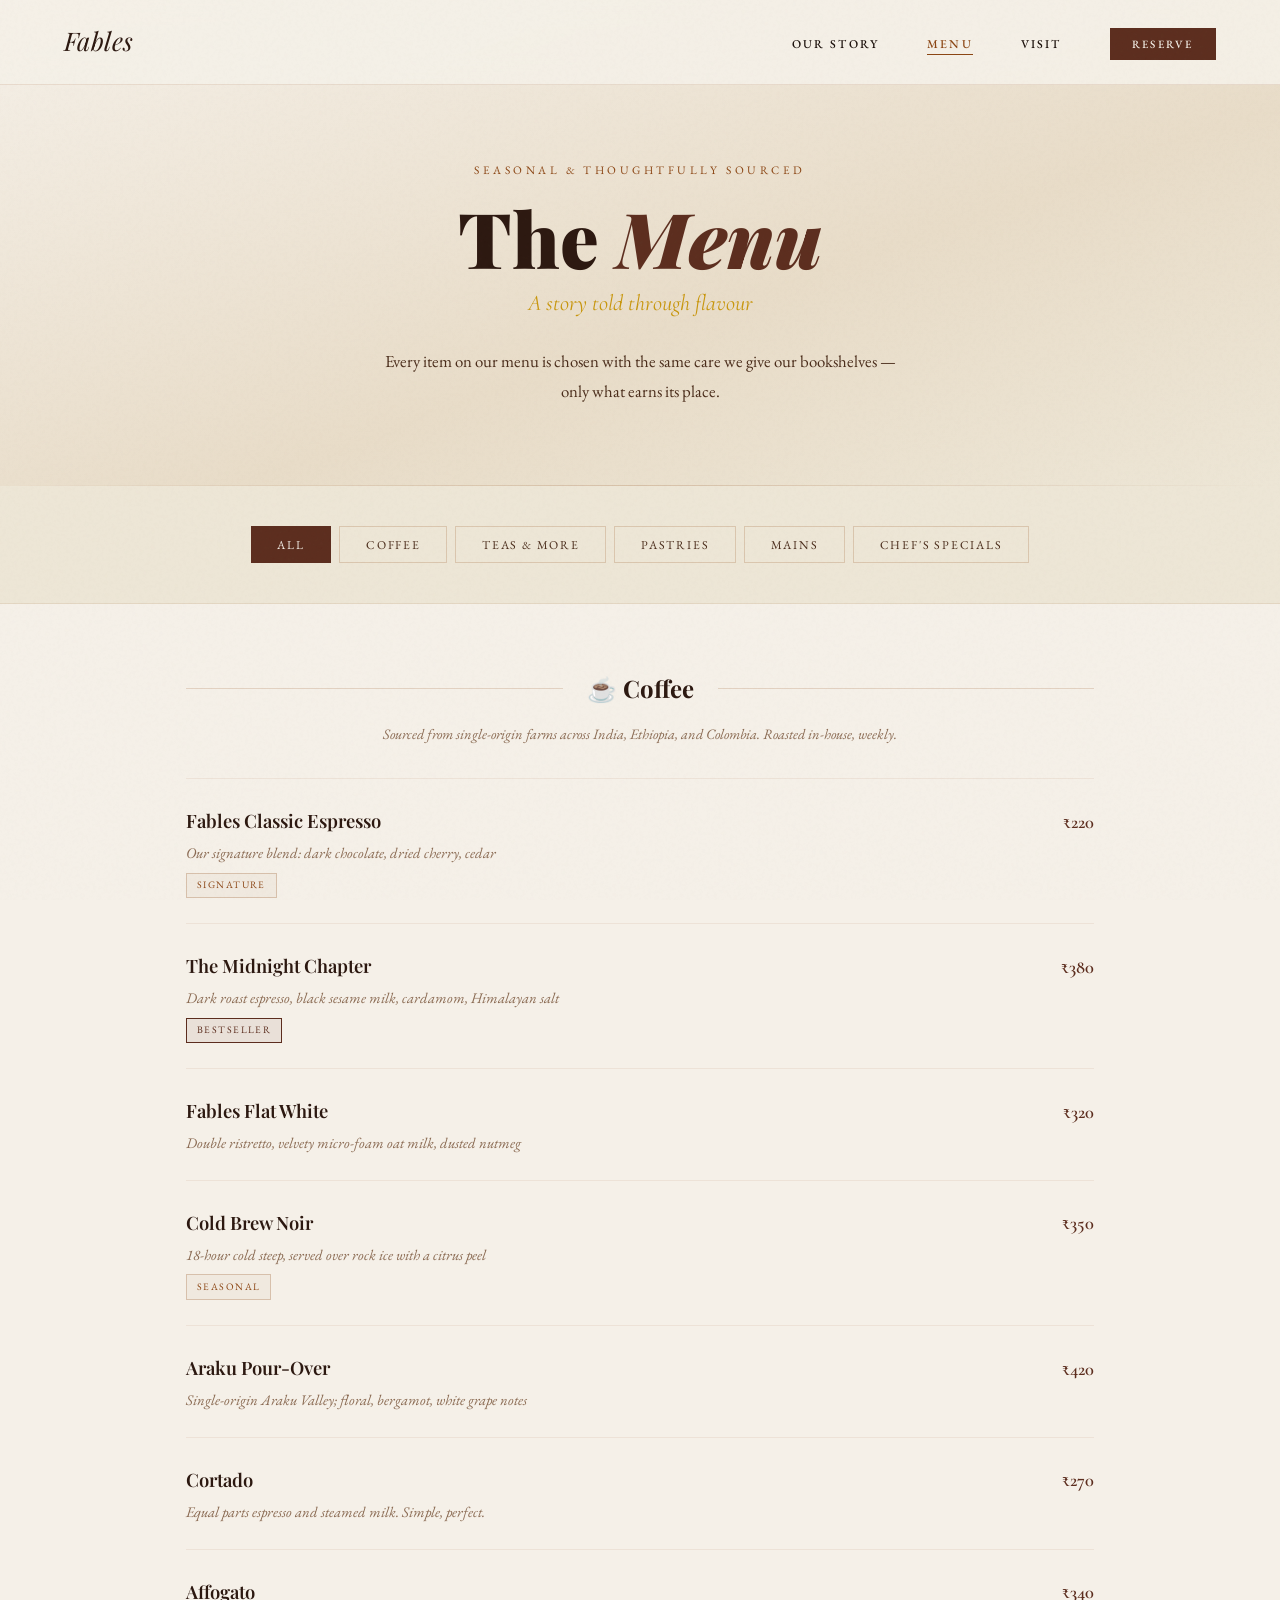
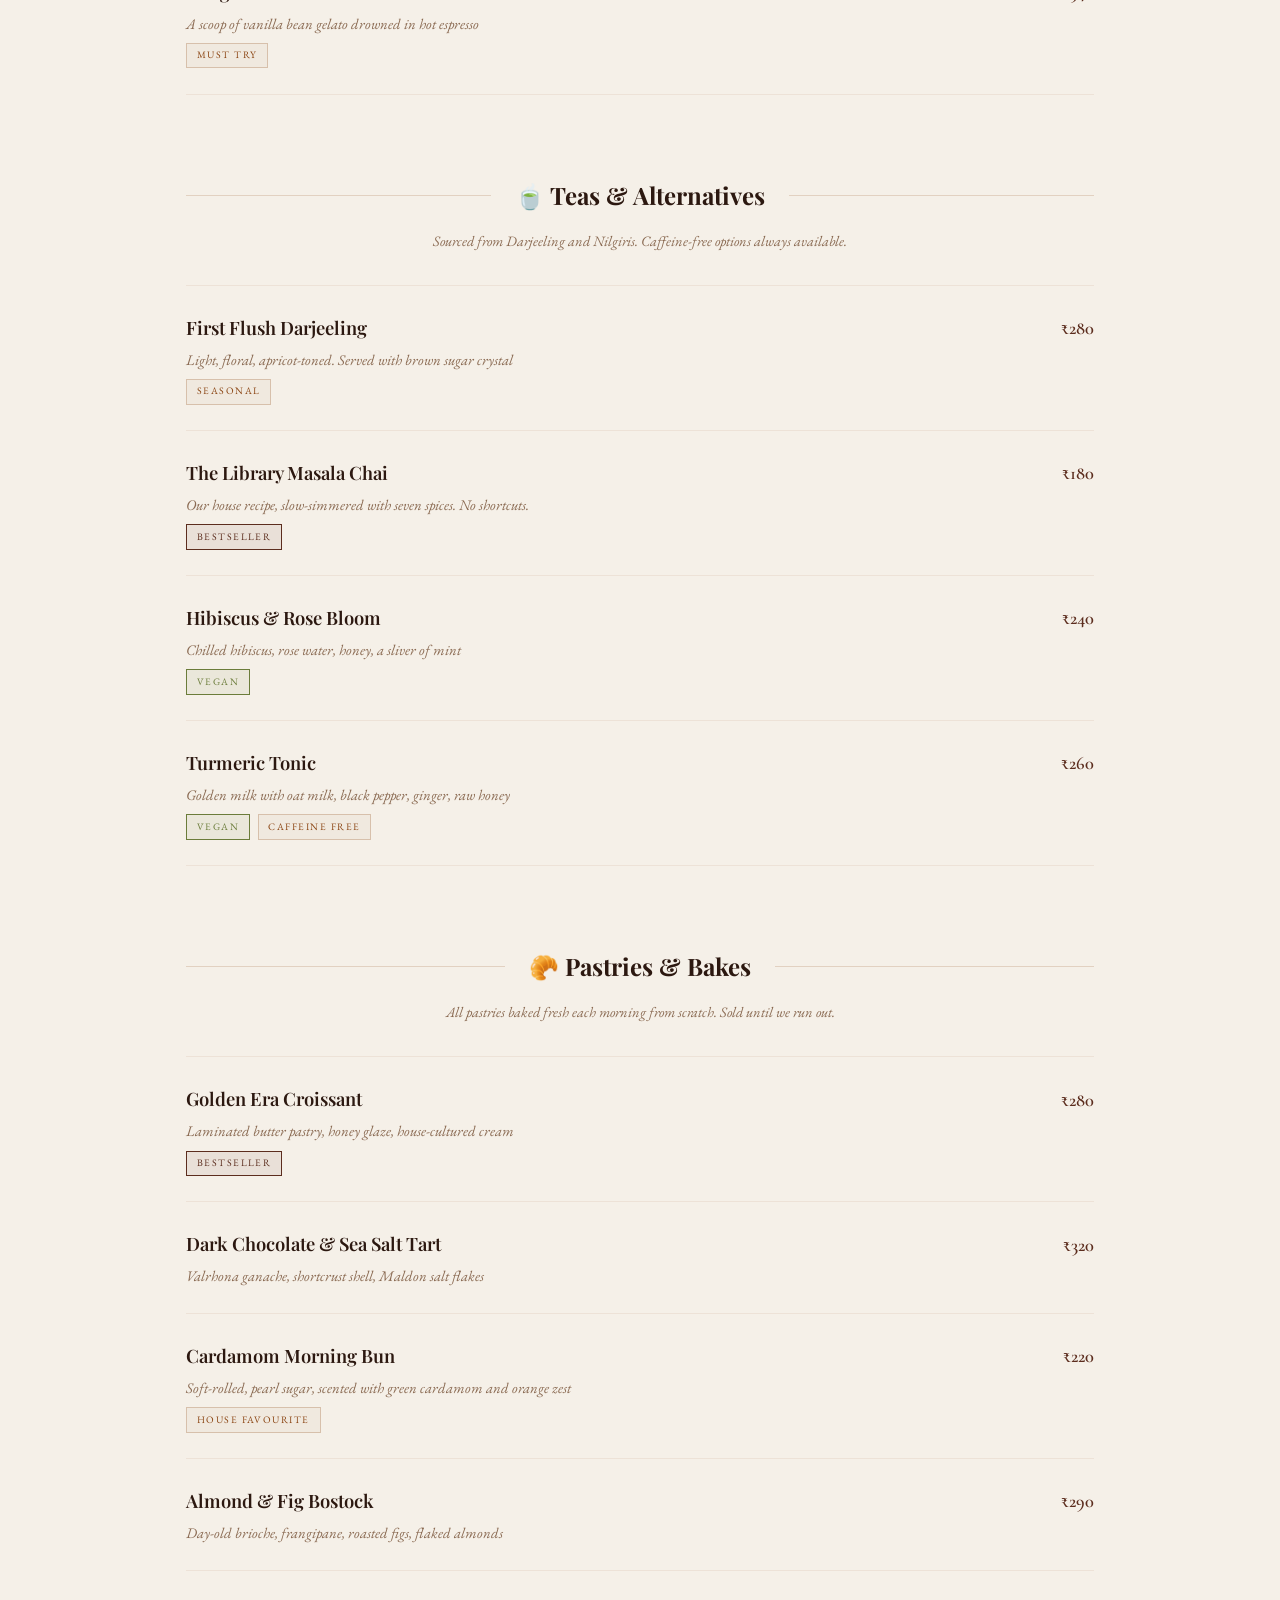
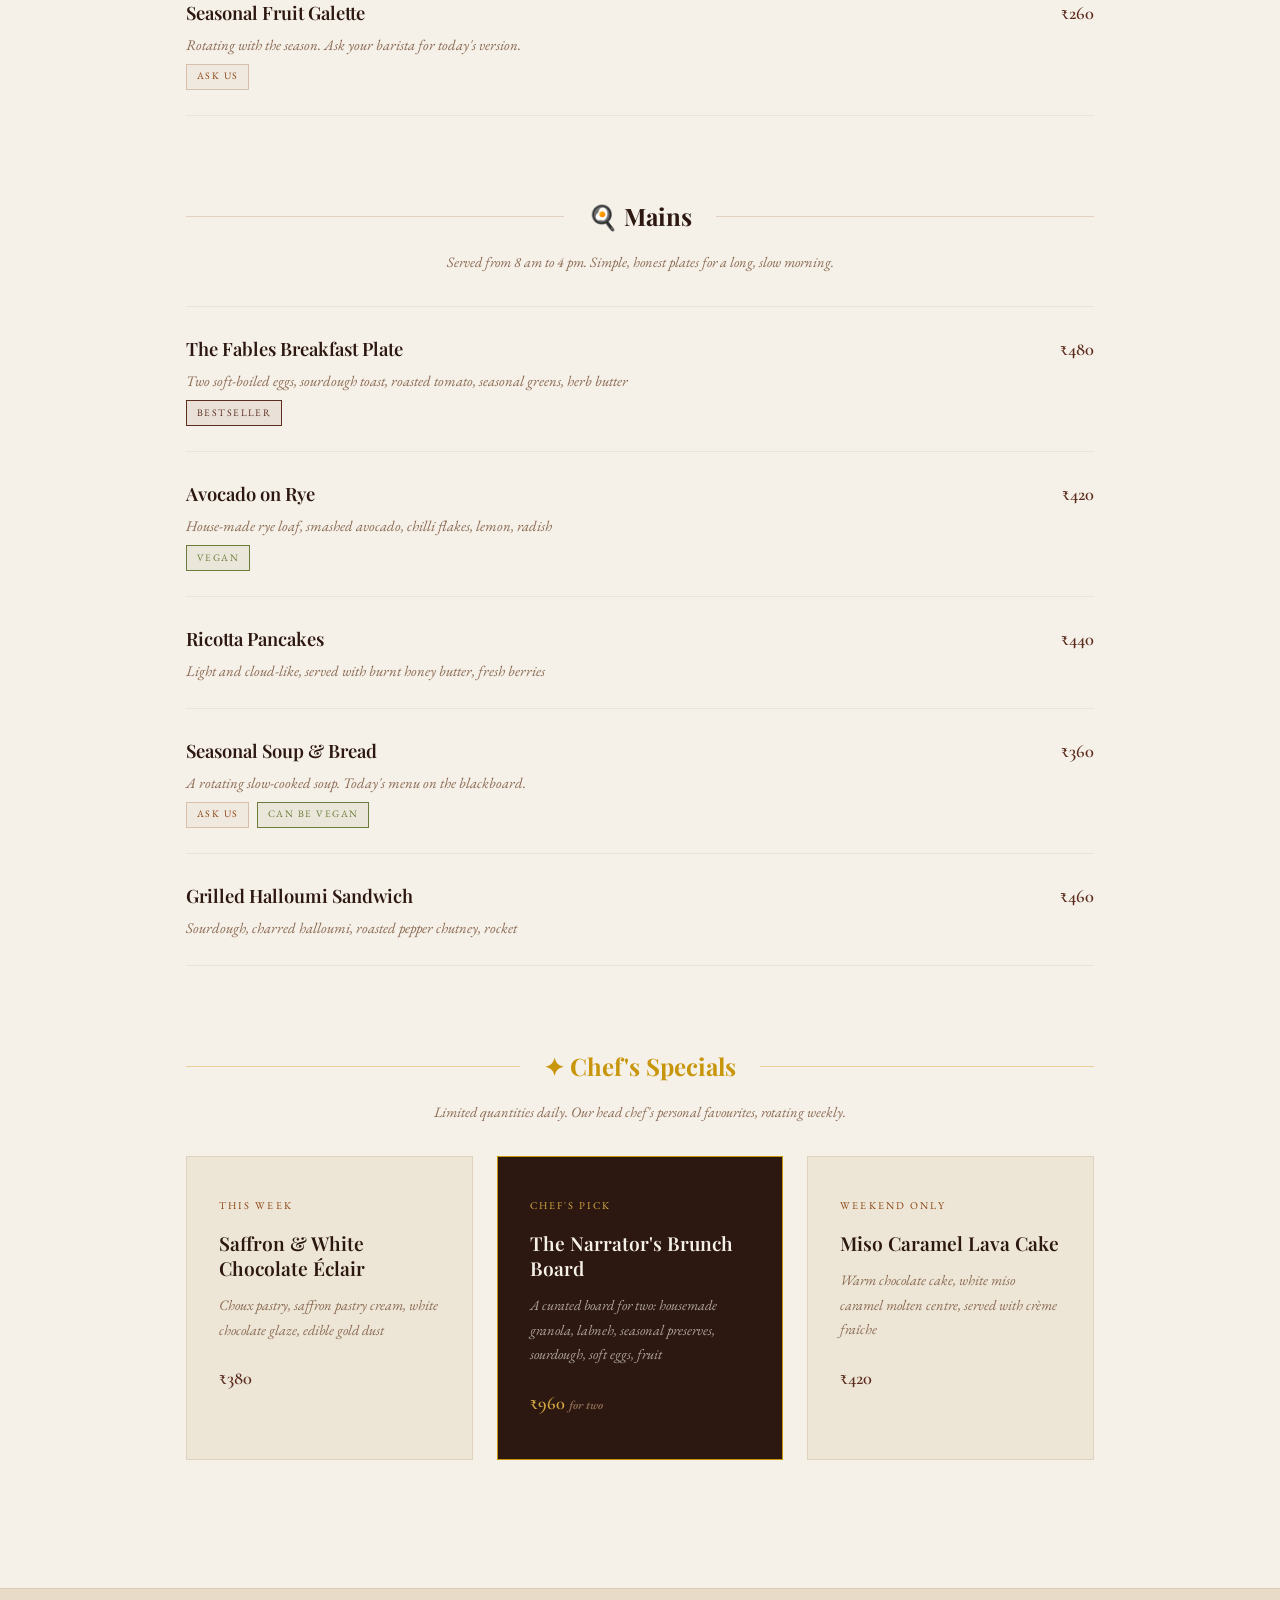
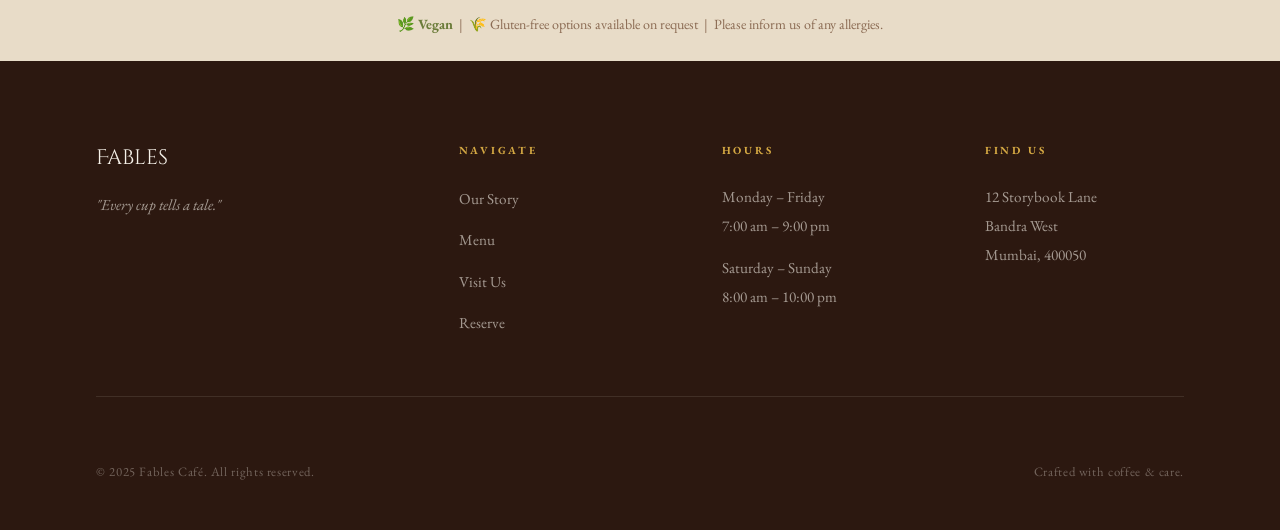
<file: Fables-Cafe/menu.html>
<!DOCTYPE html>
<html lang="en">
<head>
  <meta charset="UTF-8" />
  <meta name="viewport" content="width=device-width, initial-scale=1.0" />
  <title>Menu – Fables Café</title>
  <link rel="stylesheet" href="style.css" />
  <link rel="stylesheet" href="menu.css" />
</head>
<body>

  <!-- ── NAVIGATION ── -->
  <nav class="nav" id="navbar">
    <a href="index.html" class="nav-logo"><span>Fables</span></a>
    <ul class="nav-links">
      <li><a href="about.html">Our Story</a></li>
      <li><a href="menu.html" class="active">Menu</a></li>
      <li><a href="contact.html">Visit</a></li>
      <li><a href="reserve.html" class="nav-reserve">Reserve</a></li>
    </ul>
    <button class="nav-hamburger" aria-label="Menu">
      <span></span><span></span><span></span>
    </button>
  </nav>

  <!-- ── PAGE HEADER ── -->
  <header class="page-header">
    <p class="page-header-eyebrow fade-up">Seasonal & Thoughtfully Sourced</p>
    <h1 class="page-header-title fade-up delay-1">The <em>Menu</em></h1>
    <p class="page-header-sub fade-up delay-2">A story told through flavour</p>
    <p class="page-header-body fade-up delay-3">
      Every item on our menu is chosen with the same care we give our bookshelves — only what earns its place.
    </p>
  </header>

  <!-- ── MENU FILTERS ── -->
  <div class="menu-filters">
    <button class="filter-btn active" data-filter="all">All</button>
    <button class="filter-btn" data-filter="coffee">Coffee</button>
    <button class="filter-btn" data-filter="teas">Teas & More</button>
    <button class="filter-btn" data-filter="pastries">Pastries</button>
    <button class="filter-btn" data-filter="mains">Mains</button>
    <button class="filter-btn" data-filter="specials">Chef's Specials</button>
  </div>

  <!-- ── MENU CONTENT ── -->
  <main class="menu-main">

    <!-- COFFEE -->
    <section class="menu-chapter" data-category="coffee">
      <div class="chapter-header">
        <div class="chapter-rule"></div>
        <h2 class="chapter-title">☕ Coffee</h2>
        <div class="chapter-rule"></div>
      </div>
      <p class="chapter-intro">Sourced from single-origin farms across India, Ethiopia, and Colombia. Roasted in-house, weekly.</p>
      <div class="menu-grid">

        <div class="menu-row">
          <div class="menu-row-left">
            <h3>Fables Classic Espresso</h3>
            <p>Our signature blend: dark chocolate, dried cherry, cedar</p>
            <span class="tags"><span class="tag">Signature</span></span>
          </div>
          <span class="price">₹220</span>
        </div>

        <div class="menu-row">
          <div class="menu-row-left">
            <h3>The Midnight Chapter</h3>
            <p>Dark roast espresso, black sesame milk, cardamom, Himalayan salt</p>
            <span class="tags"><span class="tag bestseller">Bestseller</span></span>
          </div>
          <span class="price">₹380</span>
        </div>

        <div class="menu-row">
          <div class="menu-row-left">
            <h3>Fables Flat White</h3>
            <p>Double ristretto, velvety micro-foam oat milk, dusted nutmeg</p>
          </div>
          <span class="price">₹320</span>
        </div>

        <div class="menu-row">
          <div class="menu-row-left">
            <h3>Cold Brew Noir</h3>
            <p>18-hour cold steep, served over rock ice with a citrus peel</p>
            <span class="tags"><span class="tag">Seasonal</span></span>
          </div>
          <span class="price">₹350</span>
        </div>

        <div class="menu-row">
          <div class="menu-row-left">
            <h3>Araku Pour-Over</h3>
            <p>Single-origin Araku Valley; floral, bergamot, white grape notes</p>
          </div>
          <span class="price">₹420</span>
        </div>

        <div class="menu-row">
          <div class="menu-row-left">
            <h3>Cortado</h3>
            <p>Equal parts espresso and steamed milk. Simple, perfect.</p>
          </div>
          <span class="price">₹270</span>
        </div>

        <div class="menu-row">
          <div class="menu-row-left">
            <h3>Affogato</h3>
            <p>A scoop of vanilla bean gelato drowned in hot espresso</p>
            <span class="tags"><span class="tag">Must Try</span></span>
          </div>
          <span class="price">₹340</span>
        </div>

      </div>
    </section>

    <!-- TEAS -->
    <section class="menu-chapter" data-category="teas">
      <div class="chapter-header">
        <div class="chapter-rule"></div>
        <h2 class="chapter-title">🍵 Teas & Alternatives</h2>
        <div class="chapter-rule"></div>
      </div>
      <p class="chapter-intro">Sourced from Darjeeling and Nilgiris. Caffeine-free options always available.</p>
      <div class="menu-grid">

        <div class="menu-row">
          <div class="menu-row-left">
            <h3>First Flush Darjeeling</h3>
            <p>Light, floral, apricot-toned. Served with brown sugar crystal</p>
            <span class="tags"><span class="tag">Seasonal</span></span>
          </div>
          <span class="price">₹280</span>
        </div>

        <div class="menu-row">
          <div class="menu-row-left">
            <h3>The Library Masala Chai</h3>
            <p>Our house recipe, slow-simmered with seven spices. No shortcuts.</p>
            <span class="tags"><span class="tag bestseller">Bestseller</span></span>
          </div>
          <span class="price">₹180</span>
        </div>

        <div class="menu-row">
          <div class="menu-row-left">
            <h3>Hibiscus & Rose Bloom</h3>
            <p>Chilled hibiscus, rose water, honey, a sliver of mint</p>
            <span class="tags"><span class="tag vegan">Vegan</span></span>
          </div>
          <span class="price">₹240</span>
        </div>

        <div class="menu-row">
          <div class="menu-row-left">
            <h3>Turmeric Tonic</h3>
            <p>Golden milk with oat milk, black pepper, ginger, raw honey</p>
            <span class="tags"><span class="tag vegan">Vegan</span><span class="tag">Caffeine Free</span></span>
          </div>
          <span class="price">₹260</span>
        </div>

      </div>
    </section>

    <!-- PASTRIES -->
    <section class="menu-chapter" data-category="pastries">
      <div class="chapter-header">
        <div class="chapter-rule"></div>
        <h2 class="chapter-title">🥐 Pastries & Bakes</h2>
        <div class="chapter-rule"></div>
      </div>
      <p class="chapter-intro">All pastries baked fresh each morning from scratch. Sold until we run out.</p>
      <div class="menu-grid">

        <div class="menu-row">
          <div class="menu-row-left">
            <h3>Golden Era Croissant</h3>
            <p>Laminated butter pastry, honey glaze, house-cultured cream</p>
            <span class="tags"><span class="tag bestseller">Bestseller</span></span>
          </div>
          <span class="price">₹280</span>
        </div>

        <div class="menu-row">
          <div class="menu-row-left">
            <h3>Dark Chocolate & Sea Salt Tart</h3>
            <p>Valrhona ganache, shortcrust shell, Maldon salt flakes</p>
          </div>
          <span class="price">₹320</span>
        </div>

        <div class="menu-row">
          <div class="menu-row-left">
            <h3>Cardamom Morning Bun</h3>
            <p>Soft-rolled, pearl sugar, scented with green cardamom and orange zest</p>
            <span class="tags"><span class="tag">House Favourite</span></span>
          </div>
          <span class="price">₹220</span>
        </div>

        <div class="menu-row">
          <div class="menu-row-left">
            <h3>Almond & Fig Bostock</h3>
            <p>Day-old brioche, frangipane, roasted figs, flaked almonds</p>
          </div>
          <span class="price">₹290</span>
        </div>

        <div class="menu-row">
          <div class="menu-row-left">
            <h3>Seasonal Fruit Galette</h3>
            <p>Rotating with the season. Ask your barista for today's version.</p>
            <span class="tags"><span class="tag">Ask Us</span></span>
          </div>
          <span class="price">₹260</span>
        </div>

      </div>
    </section>

    <!-- MAINS -->
    <section class="menu-chapter" data-category="mains">
      <div class="chapter-header">
        <div class="chapter-rule"></div>
        <h2 class="chapter-title">🍳 Mains</h2>
        <div class="chapter-rule"></div>
      </div>
      <p class="chapter-intro">Served from 8 am to 4 pm. Simple, honest plates for a long, slow morning.</p>
      <div class="menu-grid">

        <div class="menu-row">
          <div class="menu-row-left">
            <h3>The Fables Breakfast Plate</h3>
            <p>Two soft-boiled eggs, sourdough toast, roasted tomato, seasonal greens, herb butter</p>
            <span class="tags"><span class="tag bestseller">Bestseller</span></span>
          </div>
          <span class="price">₹480</span>
        </div>

        <div class="menu-row">
          <div class="menu-row-left">
            <h3>Avocado on Rye</h3>
            <p>House-made rye loaf, smashed avocado, chilli flakes, lemon, radish</p>
            <span class="tags"><span class="tag vegan">Vegan</span></span>
          </div>
          <span class="price">₹420</span>
        </div>

        <div class="menu-row">
          <div class="menu-row-left">
            <h3>Ricotta Pancakes</h3>
            <p>Light and cloud-like, served with burnt honey butter, fresh berries</p>
          </div>
          <span class="price">₹440</span>
        </div>

        <div class="menu-row">
          <div class="menu-row-left">
            <h3>Seasonal Soup & Bread</h3>
            <p>A rotating slow-cooked soup. Today's menu on the blackboard.</p>
            <span class="tags"><span class="tag">Ask Us</span><span class="tag vegan">Can be Vegan</span></span>
          </div>
          <span class="price">₹360</span>
        </div>

        <div class="menu-row">
          <div class="menu-row-left">
            <h3>Grilled Halloumi Sandwich</h3>
            <p>Sourdough, charred halloumi, roasted pepper chutney, rocket</p>
          </div>
          <span class="price">₹460</span>
        </div>

      </div>
    </section>

    <!-- CHEF SPECIALS -->
    <section class="menu-chapter specials-chapter" data-category="specials">
      <div class="chapter-header">
        <div class="chapter-rule gold"></div>
        <h2 class="chapter-title gold">✦ Chef's Specials</h2>
        <div class="chapter-rule gold"></div>
      </div>
      <p class="chapter-intro">Limited quantities daily. Our head chef's personal favourites, rotating weekly.</p>
      <div class="specials-grid">

        <div class="special-card">
          <div class="special-badge">This Week</div>
          <h3>Saffron & White Chocolate Éclair</h3>
          <p>Choux pastry, saffron pastry cream, white chocolate glaze, edible gold dust</p>
          <span class="price">₹380</span>
        </div>

        <div class="special-card featured">
          <div class="special-badge gold-badge">Chef's Pick</div>
          <h3>The Narrator's Brunch Board</h3>
          <p>A curated board for two: housemade granola, labneh, seasonal preserves, sourdough, soft eggs, fruit</p>
          <span class="price">₹960 <small>for two</small></span>
        </div>

        <div class="special-card">
          <div class="special-badge">Weekend Only</div>
          <h3>Miso Caramel Lava Cake</h3>
          <p>Warm chocolate cake, white miso caramel molten centre, served with crème fraîche</p>
          <span class="price">₹420</span>
        </div>

      </div>
    </section>

  </main>

  <!-- ── DIETARY NOTE ── -->
  <div class="dietary-note">
    <p>🌿 <strong>Vegan</strong> &nbsp;|&nbsp; 🌾 Gluten-free options available on request &nbsp;|&nbsp; Please inform us of any allergies.</p>
  </div>

  <!-- ── FOOTER ── -->
  <footer class="footer">
    <div class="footer-top">
      <div class="footer-brand">
        <span class="logo">Fables</span>
        <p>"Every cup tells a tale."</p>
      </div>
      <div class="footer-col">
        <h4>Navigate</h4>
        <ul>
          <li><a href="about.html">Our Story</a></li>
          <li><a href="menu.html">Menu</a></li>
          <li><a href="contact.html">Visit Us</a></li>
          <li><a href="reserve.html">Reserve</a></li>
        </ul>
      </div>
      <div class="footer-col">
        <h4>Hours</h4>
        <p>Monday – Friday<br>7:00 am – 9:00 pm</p>
        <p style="margin-top:0.8rem;">Saturday – Sunday<br>8:00 am – 10:00 pm</p>
      </div>
      <div class="footer-col">
        <h4>Find Us</h4>
        <p>12 Storybook Lane<br>Bandra West<br>Mumbai, 400050</p>
      </div>
    </div>
    <div class="footer-bottom">
      <p>© 2025 Fables Café. All rights reserved.</p>
      <p>Crafted with coffee & care.</p>
    </div>
  </footer>

  <script>
    const navbar = document.getElementById('navbar');
    window.addEventListener('scroll', () => {
      navbar.classList.toggle('scrolled', window.scrollY > 40);
    });

    // Menu filter
    const filterBtns = document.querySelectorAll('.filter-btn');
    const chapters = document.querySelectorAll('.menu-chapter');

    filterBtns.forEach(btn => {
      btn.addEventListener('click', () => {
        filterBtns.forEach(b => b.classList.remove('active'));
        btn.classList.add('active');
        const filter = btn.dataset.filter;
        chapters.forEach(ch => {
          if (filter === 'all' || ch.dataset.category === filter) {
            ch.style.display = 'block';
            ch.style.animation = 'fadeUp 0.4s ease forwards';
          } else {
            ch.style.display = 'none';
          }
        });
      });
    });
  </script>
</body>
</html>
</file>
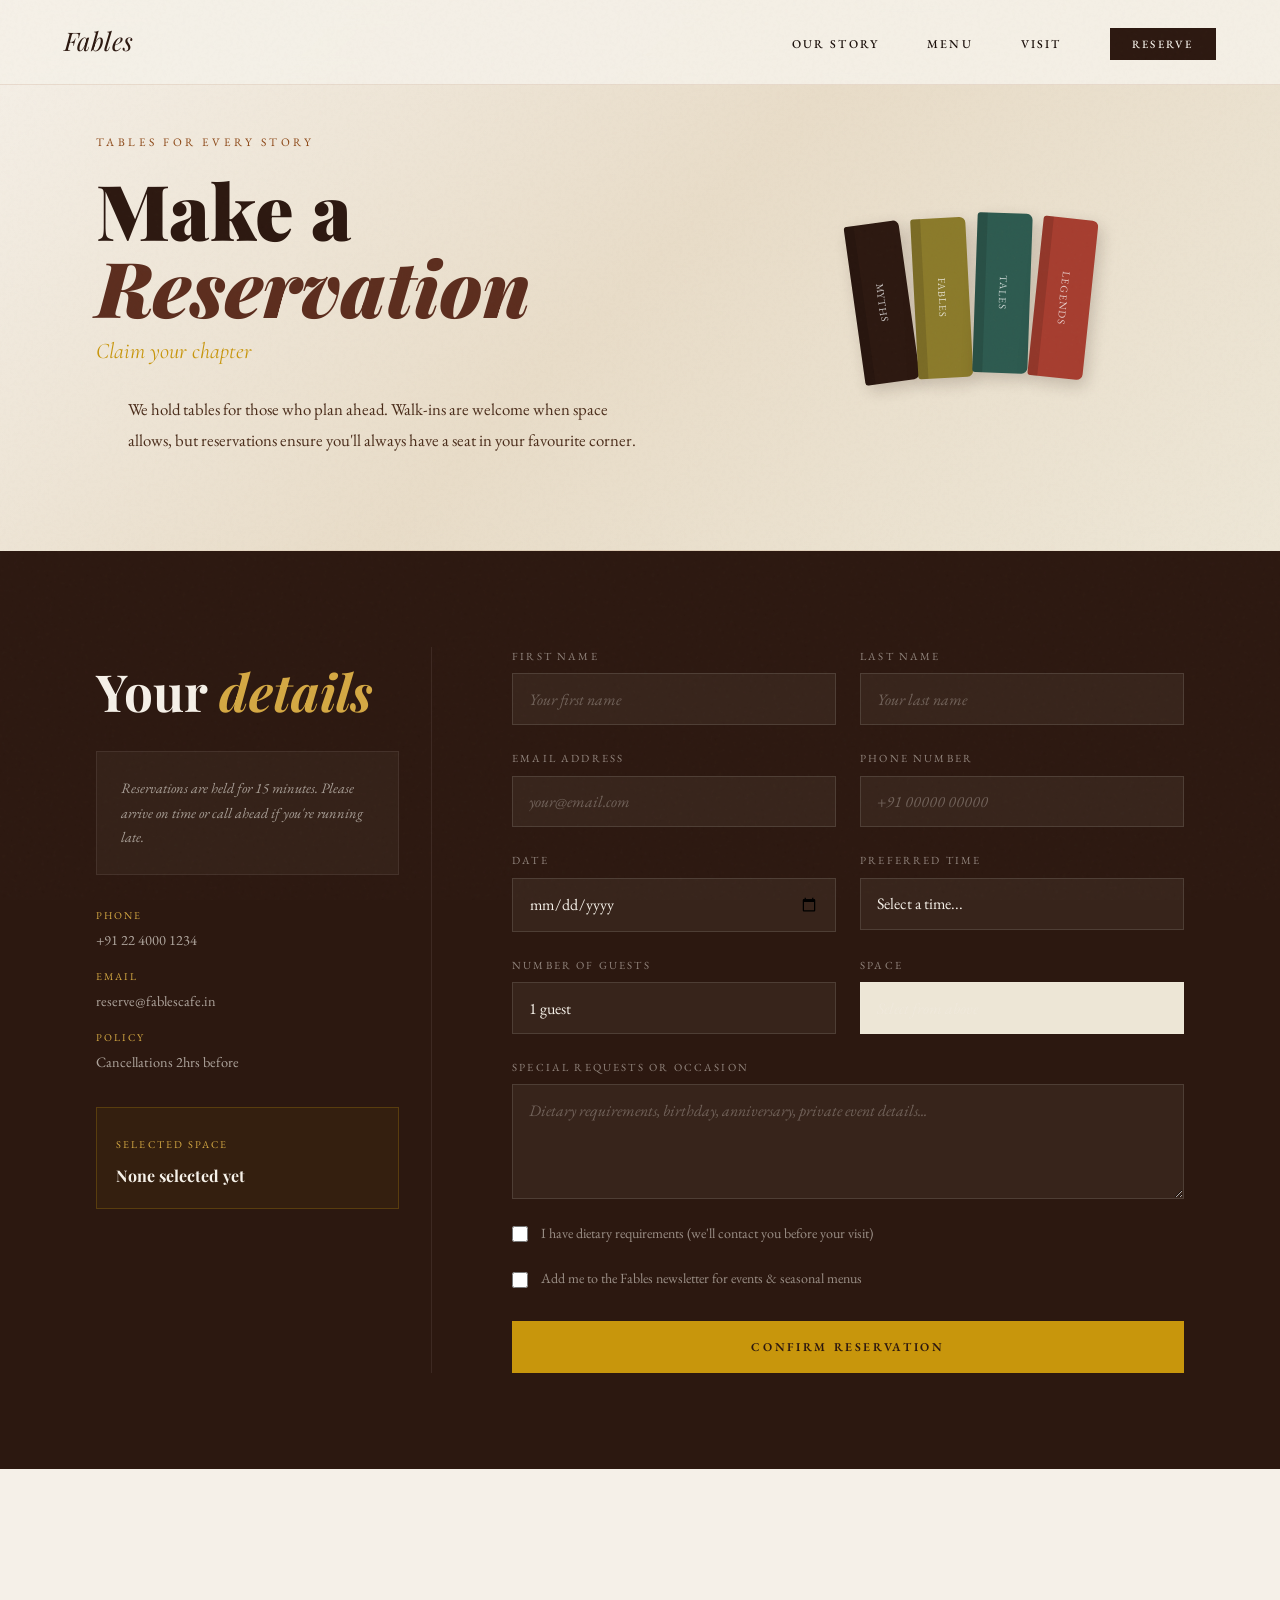
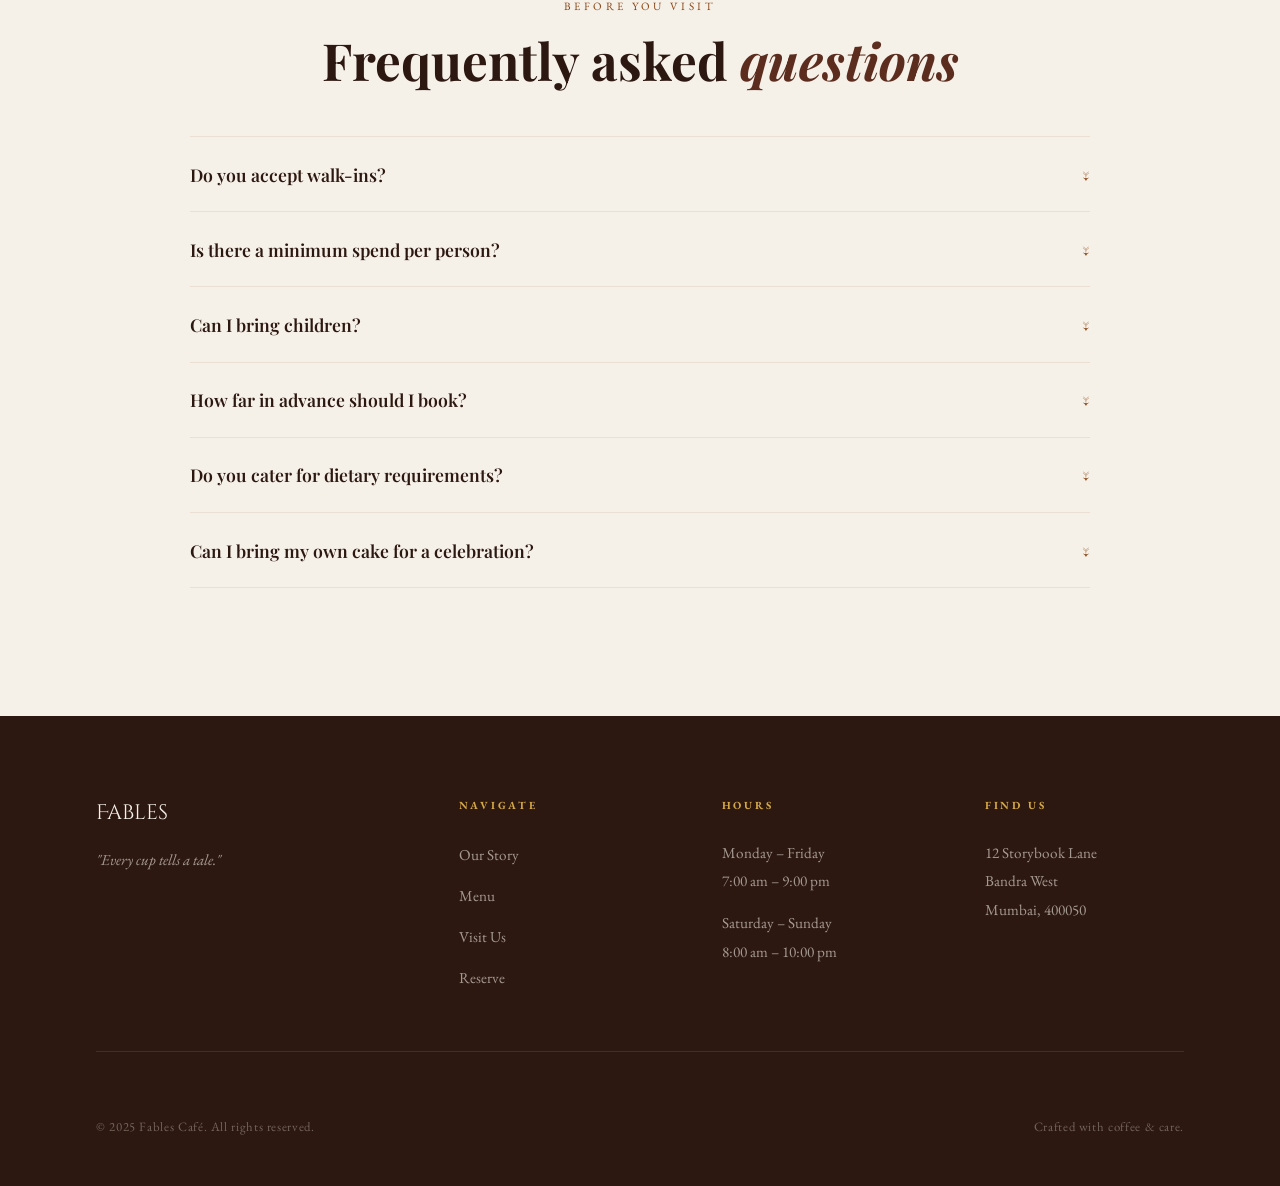
<file: Fables-Cafe/reserve.html>
<!DOCTYPE html>
<html lang="en">

<head>
  <meta charset="UTF-8" />
  <meta name="viewport" content="width=device-width, initial-scale=1.0" />
  <title>Reserve – Fables Café</title>
  <link rel="stylesheet" href="style.css" />
  <link rel="stylesheet" href="reserve.css" />
</head>

<body>

  <!-- ── NAVIGATION ── -->
  <nav class="nav" id="navbar">
    <a href="index.html" class="nav-logo"><span>Fables</span></a>
    <ul class="nav-links">
      <li><a href="about.html">Our Story</a></li>
      <li><a href="menu.html">Menu</a></li>
      <li><a href="contact.html">Visit</a></li>
      <li><a href="reserve.html" class="nav-reserve active-reserve">Reserve</a></li>
    </ul>
    <button class="nav-hamburger" aria-label="Menu">
      <span></span><span></span><span></span>
    </button>
  </nav>

  <!-- ── PAGE HEADER ── -->
  <header class="reserve-header">
    <div class="reserve-header-inner">
      <p class="page-header-eyebrow fade-up">Tables for Every Story</p>
      <h1 class="page-header-title fade-up delay-1">Make a <em>Reservation</em></h1>
      <p class="page-header-sub fade-up delay-2">Claim your chapter</p>
      <p class="page-header-body fade-up delay-3">
        We hold tables for those who plan ahead. Walk-ins are welcome when space allows, but reservations ensure you'll
        always have a seat in your favourite corner.
      </p>
    </div>
    <div class="header-books">
      <div class="hb-book" style="background:#2c1810; transform: rotate(-8deg) translateY(10px);">Myths</div>
      <div class="hb-book" style="background:#8b7a2a; transform: rotate(-3deg) translateY(5px);">Fables</div>
      <div class="hb-book" style="background:#2d5a4f; transform: rotate(2deg);">Tales</div>
      <div class="hb-book" style="background:#a63d2f; transform: rotate(6deg) translateY(5px);">Legends</div>
    </div>
  </header>

  <!-- ── SPACE SELECTOR ── -->
  <!-- ──<section class="space-selector-section section">
    <div style="text-align: center; margin-bottom: 3rem;">
      <span class="section-tag">Step 1</span>
      <h2 class="section-title">Choose your <em>space</em></h2>
    </div>
    <div class="space-cards">

      <div class="space-option" data-space="library" onclick="selectSpace(this, 'The Library Lounge')">
        <div class="space-option-icon">📚</div>
        <h3>The Library Lounge</h3>
        <p>Velvet armchairs, shelves of books, warm lamp light. Best for solo visits or intimate gatherings.</p>
        <div class="space-meta">
          <span>Up to 4 guests</span>
          <span>All day</span>
        </div>
        <div class="select-badge">Select</div>
      </div>

      <div class="space-option" data-space="garden" onclick="selectSpace(this, 'The Garden Room')">
        <div class="space-option-icon">🌿</div>
        <h3>The Garden Room</h3>
        <p>Morning light, trailing ivy, birdsong. A glass-and-iron courtyard for groups and special occasions.</p>
        <div class="space-meta">
          <span>Up to 10 guests</span>
          <span>8am – 6pm</span>
        </div>
        <div class="select-badge">Select</div>
      </div>

      <div class="space-option" data-space="den" onclick="selectSpace(this, 'The Writer\'s Den')">
        <div class="space-option-icon">🪶</div>
        <h3>The Writer's Den</h3>
        <p>Private booths, hushed ambience, power sockets. For those who need to think without interruption.</p>
        <div class="space-meta">
          <span>Up to 2 guests</span>
          <span>By reservation only</span>
        </div>
        <div class="select-badge">Select</div>
      </div>

      <div class="space-option" data-space="private" onclick="selectSpace(this, 'Private Hire')">
        <div class="space-option-icon">🕯️</div>
        <h3>Private Hire</h3>
        <p>Exclusive use of the café for birthdays, launches, or intimate celebrations. Bespoke menus available.</p>
        <div class="space-meta">
          <span>Up to 40 guests</span>
          <span>After hours available</span>
        </div>
        <div class="select-badge">Select</div>
      </div>

    </div>
  </section>── -->

  <!-- ── RESERVATION FORM ── -->
  <section class="reservation-form-section">
    <div class="reservation-form-inner">

      <div class="form-sidebar">
        <span class="section-tag" style="color: var(--gold-light);"></span>
        <h2 class="section-title" style="color: var(--cream);">Your <em style="color:var(--gold-light)">details</em>
        </h2>
        <div class="sidebar-note">
          <p>Reservations are held for 15 minutes. Please arrive on time or call ahead if you're running late.</p>
        </div>
        <div class="sidebar-info">
          <div class="si-item">
            <span class="si-label">Phone</span>
            <span>+91 22 4000 1234</span>
          </div>
          <div class="si-item">
            <span class="si-label">Email</span>
            <span>reserve@fablescafe.in</span>
          </div>
          <div class="si-item">
            <span class="si-label">Policy</span>
            <span>Cancellations 2hrs before</span>
          </div>
        </div>
        <div class="selected-space-display" id="selectedSpaceDisplay">
          <span class="si-label">Selected space</span>
          <strong id="selectedSpaceName">None selected yet</strong>
        </div>
      </div>

      <div class="form-body">
        <div class="form-row">
          <div class="form-group">
            <label for="fname">First Name</label>
            <input type="text" id="fname" placeholder="Your first name">
          </div>
          <div class="form-group">
            <label for="lname">Last Name</label>
            <input type="text" id="lname" placeholder="Your last name">
          </div>
        </div>

        <div class="form-row">
          <div class="form-group">
            <label for="remail">Email Address</label>
            <input type="email" id="remail" placeholder="your@email.com">
          </div>
          <div class="form-group">
            <label for="rphone">Phone Number</label>
            <input type="tel" id="rphone" placeholder="+91 00000 00000">
          </div>
        </div>

        <div class="form-row">
          <div class="form-group">
            <label for="rdate">Date</label>
            <input type="date" id="rdate">
          </div>
          <div class="form-group">
            <label for="rtime">Preferred Time</label>
            <select id="rtime">
              <option value="">Select a time...</option>
              <option>7:00 am</option>
              <option>8:00 am</option>
              <option>9:00 am</option>
              <option>10:00 am</option>
              <option>11:00 am</option>
              <option>12:00 pm</option>
              <option>1:00 pm</option>
              <option>2:00 pm</option>
              <option>3:00 pm</option>
              <option>4:00 pm</option>
              <option>5:00 pm</option>
              <option>6:00 pm</option>
              <option>7:00 pm</option>
              <option>8:00 pm</option>
            </select>
          </div>
        </div>

        <div class="form-row">
          <div class="form-group">
            <label for="rguests">Number of Guests</label>
            <select id="rguests">
              <option>1 guest</option>
              <option>2 guests</option>
              <option>3 guests</option>
              <option>4 guests</option>
              <option>5 guests</option>
              <option>6 guests</option>
              <option>7-10 guests</option>
              <option>11-20 guests</option>
              <option>20+ guests</option>
            </select>
          </div>
          <div class="form-group">
            <label for="rspace-hidden">Space</label>
            <input type="text" id="rspace-hidden" placeholder="Select from above" readonly
              style="background: var(--cream-dark); cursor:default;" id="spaceInput">
          </div>
        </div>

        <div class="form-group full">
          <label for="rspecial">Special Requests or Occasion</label>
          <textarea id="rspecial" rows="4"
            placeholder="Dietary requirements, birthday, anniversary, private event details..."></textarea>
        </div>

        <div class="form-checkbox">
          <input type="checkbox" id="rdiet">
          <label for="rdiet">I have dietary requirements (we'll contact you before your visit)</label>
        </div>

        <div class="form-checkbox">
          <input type="checkbox" id="rnewsletter">
          <label for="rnewsletter">Add me to the Fables newsletter for events & seasonal menus</label>
        </div>

        <button class="reserve-submit-btn" onclick="handleReserve()">Confirm Reservation</button>

        <div id="reserve-success" class="reserve-success" style="display:none;">
          <div class="success-icon">✦</div>
          <h3>Your table is reserved</h3>
          <p>We've sent a confirmation to your email. We look forward to welcoming you to Fables.</p>
          <p style="font-size: 0.85rem; margin-top: 0.5rem; opacity: 0.7;">If you need to make changes, call us at +91
            22 4000 1234</p>
        </div>

      </div>
    </div>
  </section>

  <!-- ── FAQ ── -->
  <section class="faq-section section">
    <div style="text-align:center; margin-bottom: 3rem;">
      <span class="section-tag">Before You Visit</span>
      <h2 class="section-title">Frequently asked <em>questions</em></h2>
    </div>
    <div class="faq-grid">

      <div class="faq-item">
        <button class="faq-q" onclick="toggleFaq(this)">
          Do you accept walk-ins?
          <span class="faq-arrow">↓</span>
        </button>
        <div class="faq-a">
          <p>Yes, always. We keep some tables for walk-in guests at all times. Weekends get busy, so a reservation is
            wise if you have a specific time in mind.</p>
        </div>
      </div>

      <div class="faq-item">
        <button class="faq-q" onclick="toggleFaq(this)">
          Is there a minimum spend per person?
          <span class="faq-arrow">↓</span>
        </button>
        <div class="faq-a">
          <p>No minimum spend. We only ask that each guest orders at least one item from our menu. The Writer's Den
            requires a 2-hour minimum booking.</p>
        </div>
      </div>

      <div class="faq-item">
        <button class="faq-q" onclick="toggleFaq(this)">
          Can I bring children?
          <span class="faq-arrow">↓</span>
        </button>
        <div class="faq-a">
          <p>Absolutely. We welcome families warmly. The Library Lounge and Garden Room are best for little ones. We
            have a small children's menu available.</p>
        </div>
      </div>

      <div class="faq-item">
        <button class="faq-q" onclick="toggleFaq(this)">
          How far in advance should I book?
          <span class="faq-arrow">↓</span>
        </button>
        <div class="faq-a">
          <p>For the Writer's Den, book at least 24 hours ahead. The Garden Room fills up on weekends — we recommend
            48–72 hours. Private hire requires at least two weeks.</p>
        </div>
      </div>

      <div class="faq-item">
        <button class="faq-q" onclick="toggleFaq(this)">
          Do you cater for dietary requirements?
          <span class="faq-arrow">↓</span>
        </button>
        <div class="faq-a">
          <p>We have extensive vegan, vegetarian, and gluten-free options. Please mention any allergies in your
            reservation notes — we'll always accommodate you thoughtfully.</p>
        </div>
      </div>

      <div class="faq-item">
        <button class="faq-q" onclick="toggleFaq(this)">
          Can I bring my own cake for a celebration?
          <span class="faq-arrow">↓</span>
        </button>
        <div class="faq-a">
          <p>Yes, with a ₹500 cake-cutting fee which goes toward serving equipment and clean-up. Let us know in advance
            and we'll have everything ready.</p>
        </div>
      </div>

    </div>
  </section>

  <!-- ── FOOTER ── -->
  <footer class="footer">
    <div class="footer-top">
      <div class="footer-brand">
        <span class="logo">Fables</span>
        <p>"Every cup tells a tale."</p>
      </div>
      <div class="footer-col">
        <h4>Navigate</h4>
        <ul>
          <li><a href="about.html">Our Story</a></li>
          <li><a href="menu.html">Menu</a></li>
          <li><a href="contact.html">Visit Us</a></li>
          <li><a href="reserve.html">Reserve</a></li>
        </ul>
      </div>
      <div class="footer-col">
        <h4>Hours</h4>
        <p>Monday – Friday<br>7:00 am – 9:00 pm</p>
        <p style="margin-top:0.8rem;">Saturday – Sunday<br>8:00 am – 10:00 pm</p>
      </div>
      <div class="footer-col">
        <h4>Find Us</h4>
        <p>12 Storybook Lane<br>Bandra West<br>Mumbai, 400050</p>
      </div>
    </div>
    <div class="footer-bottom">
      <p>© 2025 Fables Café. All rights reserved.</p>
      <p>Crafted with coffee & care.</p>
    </div>
  </footer>

  <script>
    const navbar = document.getElementById('navbar');
    window.addEventListener('scroll', () => {
      navbar.classList.toggle('scrolled', window.scrollY > 40);
    });

    // Space selector
    function selectSpace(el, name) {
      document.querySelectorAll('.space-option').forEach(s => s.classList.remove('selected'));
      el.classList.add('selected');
      document.getElementById('selectedSpaceName').textContent = name;
      document.getElementById('rspace-hidden').value = name;
    }

    // Reservation submit
    function handleReserve() {
      const fname = document.getElementById('fname').value;
      const remail = document.getElementById('remail').value;
      const rdate = document.getElementById('rdate').value;
      if (!fname || !remail || !rdate) {
        alert('Please fill in your name, email, and date to proceed.');
        return;
      }
      document.getElementById('reserve-success').style.display = 'block';
      document.querySelector('.reserve-submit-btn').style.display = 'none';
      document.getElementById('reserve-success').scrollIntoView({ behavior: 'smooth' });
    }

    // FAQ toggle
    function toggleFaq(btn) {
      const item = btn.parentElement;
      const isOpen = item.classList.contains('open');
      document.querySelectorAll('.faq-item').forEach(i => i.classList.remove('open'));
      if (!isOpen) item.classList.add('open');
    }

    // Set min date to today
    const today = new Date().toISOString().split('T')[0];
    document.getElementById('rdate').min = today;
  </script>
</body>

</html>
</file>
<file: Fables-Cafe/style.css>
@import url('https://fonts.googleapis.com/css2?family=Playfair+Display:ital,wght@0,400;0,700;0,900;1,400;1,700&family=Cormorant+Garamond:ital,wght@0,300;0,400;0,600;1,300;1,400&family=Cinzel+Decorative:wght@400;700&family=EB+Garamond:ital,wght@0,400;0,500;1,400&display=swap');

/* ═══════════════════════════════════════
   CSS VARIABLES & RESET
═══════════════════════════════════════ */
:root {
  --cream: #f5f0e8;
  --cream-dark: #ede6d6;
  --parchment: #e8dcc8;
  --brown-deep: #2c1810;
  --brown-rich: #5c2d1e;
  --brown-mid: #8b4513;
  --gold: #c8960c;
  --gold-light: #d4a843;
  --olive: #6b7c3a;
  --teal-dark: #2d5a4f;
  --rust: #a63d2f;
  --text-dark: #1a0f0a;
  --text-mid: #4a2c1a;
  --text-light: #8a6a52;
  --serif-display: 'Playfair Display', Georgia, serif;
  --serif-body: 'EB Garamond', Georgia, serif;
  --serif-accent: 'Cormorant Garamond', Georgia, serif;
  --transition: all 0.4s cubic-bezier(0.25, 0.46, 0.45, 0.94);
}

*, *::before, *::after {
  margin: 0;
  padding: 0;
  box-sizing: border-box;
}

html {
  scroll-behavior: smooth;
  font-size: 16px;
}

body {
  background-color: var(--cream);
  color: var(--text-dark);
  font-family: var(--serif-body);
  font-size: 1.1rem;
  line-height: 1.7;
  overflow-x: hidden;
}

img { display: block; max-width: 100%; }
a { text-decoration: none; color: inherit; }
ul { list-style: none; }

/* ═══════════════════════════════════════
   NOISE TEXTURE OVERLAY
═══════════════════════════════════════ */
body::before {
  content: '';
  position: fixed;
  inset: 0;
  background-image: url("data:image/svg+xml,%3Csvg viewBox='0 0 256 256' xmlns='http://www.w3.org/2000/svg'%3E%3Cfilter id='noise'%3E%3CfeTurbulence type='fractalNoise' baseFrequency='0.9' numOctaves='4' stitchTiles='stitch'/%3E%3C/filter%3E%3Crect width='100%25' height='100%25' filter='url(%23noise)' opacity='0.04'/%3E%3C/svg%3E");
  pointer-events: none;
  z-index: 9999;
  opacity: 0.5;
}

/* ═══════════════════════════════════════
   NAVIGATION
═══════════════════════════════════════ */
.nav {
  position: fixed;
  top: 0;
  left: 0;
  right: 0;
  z-index: 1000;
  display: flex;
  align-items: center;
  justify-content: space-between;
  padding: 1.2rem 4rem;
  background: rgba(245, 240, 232, 0.92);
  backdrop-filter: blur(12px);
  border-bottom: 1px solid rgba(139, 69, 19, 0.12);
  transition: var(--transition);
}

.nav.scrolled {
  padding: 0.8rem 4rem;
  box-shadow: 0 2px 30px rgba(44, 24, 16, 0.08);
}

.nav-logo {
  font-family: 'Cinzel Decorative', serif;
  font-size: 1.5rem;
  color: var(--brown-deep);
  letter-spacing: 0.02em;
  font-weight: 400;
}

.nav-logo span {
  font-family: 'Playfair Display', serif;
  font-style: italic;
  font-size: 1.6rem;
}

.nav-links {
  display: flex;
  gap: 3rem;
  align-items: center;
}

.nav-links a {
  font-family: var(--serif-body);
  font-size: 0.75rem;
  letter-spacing: 0.18em;
  text-transform: uppercase;
  color: var(--text-dark);
  font-weight: 500;
  position: relative;
  transition: color 0.3s;
}

.nav-links a::after {
  content: '';
  position: absolute;
  bottom: -3px;
  left: 0;
  width: 0;
  height: 1px;
  background: var(--brown-mid);
  transition: width 0.35s ease;
}

.nav-links a:hover { color: var(--brown-mid); }
.nav-links a:hover::after,
.nav-links a.active::after { width: 100%; }
.nav-links a.active { color: var(--brown-mid); }

.nav-reserve {
  background: var(--brown-rich) !important;
  color: var(--cream) !important;
  padding: 0.55rem 1.4rem;
  font-size: 0.7rem !important;
  letter-spacing: 0.2em !important;
  transition: background 0.3s !important;
}
.nav-reserve:hover { background: var(--brown-deep) !important; }
.nav-reserve::after { display: none !important; }

/* ═══════════════════════════════════════
   HERO SECTION
═══════════════════════════════════════ */
.hero {
  min-height: 100vh;
  display: grid;
  grid-template-columns: 1fr 1fr;
  padding-top: 80px;
  background: linear-gradient(135deg, var(--cream) 0%, var(--cream-dark) 50%, var(--parchment) 100%);
  position: relative;
  overflow: hidden;
}

.hero::before {
  content: '';
  position: absolute;
  right: 0;
  top: 0;
  width: 55%;
  height: 100%;
  background: radial-gradient(ellipse at 60% 40%, rgba(200, 150, 12, 0.08) 0%, rgba(166, 61, 47, 0.05) 40%, transparent 70%);
}

.hero-left {
  display: flex;
  flex-direction: column;
  justify-content: center;
  padding: 5rem 4rem 5rem 6rem;
  position: relative;
  z-index: 2;
}

.hero-eyebrow {
  font-family: var(--serif-body);
  font-size: 0.7rem;
  letter-spacing: 0.3em;
  text-transform: uppercase;
  color: var(--brown-mid);
  margin-bottom: 2rem;
}

.hero-title {
  margin-bottom: 1.5rem;
}

.hero-title .line1 {
  font-family: var(--serif-display);
  font-size: clamp(3.5rem, 6vw, 5.5rem);
  font-weight: 900;
  color: var(--brown-deep);
  line-height: 1;
  display: block;
}

.hero-title .line2 {
  font-family: var(--serif-display);
  font-size: clamp(3.5rem, 6vw, 5.5rem);
  font-weight: 700;
  font-style: italic;
  color: var(--brown-rich);
  line-height: 1.05;
  display: block;
}

.hero-title .line3 {
  font-family: var(--serif-accent);
  font-size: clamp(2rem, 3.5vw, 3rem);
  font-weight: 300;
  font-style: italic;
  color: var(--gold);
  line-height: 1.2;
  display: block;
}

.hero-body {
  font-family: var(--serif-body);
  font-size: 1.05rem;
  color: var(--text-mid);
  max-width: 380px;
  margin-bottom: 3rem;
  line-height: 1.8;
}

.hero-actions {
  display: flex;
  align-items: center;
  gap: 2rem;
}

.btn-primary {
  background: var(--brown-rich);
  color: var(--cream);
  padding: 1rem 2.2rem;
  font-family: var(--serif-body);
  font-size: 0.72rem;
  letter-spacing: 0.22em;
  text-transform: uppercase;
  border: none;
  cursor: pointer;
  transition: var(--transition);
  display: inline-block;
}
.btn-primary:hover { background: var(--brown-deep); transform: translateY(-1px); }

.btn-secondary {
  font-family: var(--serif-body);
  font-size: 0.72rem;
  letter-spacing: 0.18em;
  text-transform: uppercase;
  color: var(--text-dark);
  border-bottom: 1px solid var(--text-dark);
  padding-bottom: 2px;
  transition: var(--transition);
}
.btn-secondary:hover { color: var(--brown-mid); border-color: var(--brown-mid); }

.hero-right {
  display: flex;
  align-items: center;
  justify-content: center;
  position: relative;
  z-index: 2;
}

/* Illustrated book stack */
.book-stack {
  position: relative;
  width: 240px;
  animation: float 6s ease-in-out infinite;
}

@keyframes float {
  0%, 100% { transform: translateY(0px); }
  50% { transform: translateY(-14px); }
}

.book {
  width: 100%;
  height: 50px;
  border-radius: 3px 6px 6px 3px;
  display: flex;
  align-items: center;
  justify-content: center;
  font-family: var(--serif-body);
  font-size: 0.65rem;
  letter-spacing: 0.18em;
  text-transform: uppercase;
  color: rgba(255,255,255,0.9);
  position: relative;
  margin-bottom: 4px;
  box-shadow: 3px 4px 12px rgba(44, 24, 16, 0.2);
}

.book::before {
  content: '';
  position: absolute;
  left: 0;
  top: 0;
  bottom: 0;
  width: 14px;
  background: rgba(0,0,0,0.15);
  border-radius: 3px 0 0 3px;
}

.book-1 { background: #2c1810; }
.book-2 { background: #8b7a2a; }
.book-3 { background: #2d5a4f; }
.book-4 { background: #a63d2f; }

.open-book {
  position: absolute;
  top: -60px;
  left: 50%;
  transform: translateX(-50%);
  width: 120px;
}

.open-book svg { width: 100%; }

.coffee-cup {
  position: absolute;
  top: -75px;
  right: -20px;
  width: 55px;
}

.sparkle {
  position: absolute;
  color: var(--gold-light);
  font-size: 1rem;
  animation: twinkle 3s ease-in-out infinite;
}

.sparkle-1 { top: -100px; left: -40px; animation-delay: 0s; }
.sparkle-2 { top: 30px; right: -60px; animation-delay: 1.5s; font-size: 0.7rem; }

@keyframes twinkle {
  0%, 100% { opacity: 0.3; transform: scale(0.9); }
  50% { opacity: 1; transform: scale(1.1); }
}

/* ═══════════════════════════════════════
   SECTION SHARED STYLES
═══════════════════════════════════════ */
.section {
  padding: 8rem 6rem;
}

.section-tag {
  font-family: var(--serif-body);
  font-size: 0.7rem;
  letter-spacing: 0.3em;
  text-transform: uppercase;
  color: var(--brown-mid);
  margin-bottom: 1rem;
  display: block;
}

.section-title {
  font-family: var(--serif-display);
  font-size: clamp(2.5rem, 4vw, 4rem);
  font-weight: 700;
  color: var(--brown-deep);
  line-height: 1.1;
  margin-bottom: 1.5rem;
}

.section-title em {
  font-style: italic;
  color: var(--brown-rich);
}

.section-subtitle {
  font-family: var(--serif-accent);
  font-size: 1.1rem;
  color: var(--text-light);
  font-style: italic;
  max-width: 500px;
  line-height: 1.7;
}

.divider {
  display: flex;
  align-items: center;
  gap: 1.5rem;
  margin: 2rem 0;
}

.divider::before,
.divider::after {
  content: '';
  flex: 1;
  max-width: 80px;
  height: 1px;
  background: var(--brown-mid);
  opacity: 0.3;
}

.divider-icon {
  color: var(--gold);
  font-size: 0.9rem;
}

/* ═══════════════════════════════════════
   PAGE HEADER (for inner pages)
═══════════════════════════════════════ */
.page-header {
  padding: 160px 6rem 80px;
  background: linear-gradient(160deg, var(--cream) 0%, var(--parchment) 60%, var(--cream-dark) 100%);
  position: relative;
  overflow: hidden;
  text-align: center;
}

.page-header::after {
  content: '';
  position: absolute;
  bottom: 0;
  left: 0;
  right: 0;
  height: 1px;
  background: linear-gradient(90deg, transparent, var(--brown-mid), transparent);
  opacity: 0.2;
}

.page-header-eyebrow {
  font-family: var(--serif-body);
  font-size: 0.72rem;
  letter-spacing: 0.3em;
  text-transform: uppercase;
  color: var(--brown-mid);
  margin-bottom: 1.2rem;
}

.page-header-title {
  font-family: var(--serif-display);
  font-size: clamp(3rem, 6vw, 6rem);
  font-weight: 900;
  color: var(--brown-deep);
  line-height: 1;
  margin-bottom: 0.5rem;
}

.page-header-title em {
  font-style: italic;
  color: var(--brown-rich);
}

.page-header-sub {
  font-family: var(--serif-accent);
  font-size: 1.4rem;
  font-style: italic;
  color: var(--gold);
  margin-bottom: 1.5rem;
}

.page-header-body {
  font-family: var(--serif-body);
  font-size: 1.05rem;
  color: var(--text-mid);
  max-width: 520px;
  margin: 0 auto;
  line-height: 1.8;
}

/* ═══════════════════════════════════════
   FOOTER
═══════════════════════════════════════ */
.footer {
  background: var(--brown-deep);
  color: var(--cream);
  padding: 5rem 6rem 3rem;
}

.footer-top {
  display: grid;
  grid-template-columns: 1.5fr 1fr 1fr 1fr;
  gap: 4rem;
  margin-bottom: 4rem;
  padding-bottom: 3rem;
  border-bottom: 1px solid rgba(245, 240, 232, 0.1);
}

.footer-brand .logo {
  font-family: 'Cinzel Decorative', serif;
  font-size: 1.3rem;
  color: var(--cream);
  margin-bottom: 1rem;
  display: block;
}

.footer-brand p {
  font-family: var(--serif-body);
  font-size: 0.95rem;
  color: rgba(245, 240, 232, 0.6);
  line-height: 1.8;
  font-style: italic;
}

.footer-col h4 {
  font-family: var(--serif-body);
  font-size: 0.68rem;
  letter-spacing: 0.25em;
  text-transform: uppercase;
  color: var(--gold-light);
  margin-bottom: 1.5rem;
}

.footer-col ul li {
  margin-bottom: 0.7rem;
}

.footer-col ul li a {
  font-family: var(--serif-body);
  font-size: 0.95rem;
  color: rgba(245, 240, 232, 0.6);
  transition: color 0.3s;
}
.footer-col ul li a:hover { color: var(--cream); }

.footer-col p {
  font-family: var(--serif-body);
  font-size: 0.95rem;
  color: rgba(245, 240, 232, 0.6);
  line-height: 1.9;
}

.footer-bottom {
  display: flex;
  align-items: center;
  justify-content: space-between;
}

.footer-bottom p {
  font-family: var(--serif-body);
  font-size: 0.8rem;
  color: rgba(245, 240, 232, 0.35);
  letter-spacing: 0.05em;
}

/* ═══════════════════════════════════════
   ANIMATIONS
═══════════════════════════════════════ */
@keyframes fadeUp {
  from { opacity: 0; transform: translateY(30px); }
  to { opacity: 1; transform: translateY(0); }
}

@keyframes fadeIn {
  from { opacity: 0; }
  to { opacity: 1; }
}

.fade-up {
  opacity: 0;
  animation: fadeUp 0.8s ease forwards;
}

.delay-1 { animation-delay: 0.15s; }
.delay-2 { animation-delay: 0.3s; }
.delay-3 { animation-delay: 0.45s; }
.delay-4 { animation-delay: 0.6s; }
.delay-5 { animation-delay: 0.75s; }

/* ═══════════════════════════════════════
   HAMBURGER MENU (mobile)
═══════════════════════════════════════ */
.nav-hamburger {
  display: none;
  flex-direction: column;
  gap: 5px;
  background: none;
  border: none;
  cursor: pointer;
  padding: 4px;
}
.nav-hamburger span {
  display: block;
  width: 24px;
  height: 1.5px;
  background: var(--brown-deep);
  transition: var(--transition);
}

/* ═══════════════════════════════════════
   RESPONSIVE
═══════════════════════════════════════ */
@media (max-width: 900px) {
  .nav { padding: 1.2rem 2rem; }
  .nav-links { display: none; }
  .nav-hamburger { display: flex; }
  .hero { grid-template-columns: 1fr; }
  .hero-right { display: none; }
  .hero-left { padding: 4rem 2rem; }
  .section { padding: 5rem 2rem; }
  .page-header { padding: 140px 2rem 60px; }
  .footer { padding: 4rem 2rem 2rem; }
  .footer-top { grid-template-columns: 1fr 1fr; gap: 2rem; }
}
</file>
<file: Fables-Cafe/index.css>
/* ═══════════════════════════════════════
   INDEX PAGE — HOMEPAGE SPECIFIC STYLES
═══════════════════════════════════════ */

/* ── Book Stack Visual ── */
.book-stack-wrapper {
  display: flex;
  align-items: center;
  justify-content: center;
  width: 100%;
  height: 100%;
  padding: 4rem;
}

/* ── Features Strip ── */
.features-strip {
  background: var(--brown-deep);
  padding: 2.5rem 6rem;
  display: flex;
  align-items: center;
  justify-content: center;
  gap: 0;
}

.feature {
  display: flex;
  align-items: center;
  gap: 1.2rem;
  padding: 0 3rem;
  flex: 1;
  justify-content: center;
}

.feature-icon {
  font-size: 1.6rem;
  flex-shrink: 0;
}

.feature strong {
  display: block;
  font-family: var(--serif-display);
  font-size: 1rem;
  color: var(--cream);
  font-weight: 600;
  margin-bottom: 0.2rem;
}

.feature span {
  font-family: var(--serif-body);
  font-size: 0.82rem;
  color: rgba(245, 240, 232, 0.55);
  letter-spacing: 0.03em;
}

.feature-divider {
  width: 1px;
  height: 50px;
  background: rgba(245, 240, 232, 0.12);
  flex-shrink: 0;
}

/* ── About Teaser ── */
.about-teaser {
  background: var(--cream);
}

.about-teaser-inner {
  display: grid;
  grid-template-columns: 1fr 1fr;
  gap: 6rem;
  align-items: center;
  max-width: 1200px;
  margin: 0 auto;
}

.about-body {
  font-family: var(--serif-body);
  font-size: 1.05rem;
  color: var(--text-mid);
  line-height: 1.85;
}

.about-teaser-visual {
  display: flex;
  flex-direction: column;
  gap: 1.2rem;
}

.visual-card {
  background: var(--cream-dark);
  border: 1px solid rgba(139, 69, 19, 0.12);
  padding: 1.8rem 2rem;
  position: relative;
  transition: var(--transition);
}

.visual-card:hover {
  transform: translateX(6px);
  border-color: rgba(139, 69, 19, 0.3);
}

.visual-card.accent {
  background: var(--brown-rich);
  border-color: var(--brown-rich);
}

.visual-card.accent h3,
.visual-card.accent p,
.visual-card.accent .visual-card-number { color: var(--cream); }
.visual-card.accent p { opacity: 0.75; }

.visual-card-number {
  font-family: var(--serif-display);
  font-size: 2rem;
  color: rgba(139, 69, 19, 0.15);
  font-weight: 900;
  position: absolute;
  top: 1rem;
  right: 1.5rem;
  line-height: 1;
}

.visual-card.accent .visual-card-number {
  color: rgba(245, 240, 232, 0.15);
}

.visual-card h3 {
  font-family: var(--serif-display);
  font-size: 1.15rem;
  color: var(--brown-deep);
  margin-bottom: 0.5rem;
  font-weight: 600;
}

.visual-card p {
  font-family: var(--serif-body);
  font-size: 0.9rem;
  color: var(--text-light);
  line-height: 1.7;
}

/* ── Menu Teaser ── */
.menu-teaser {
  background: var(--brown-deep);
  padding: 6rem;
}

.menu-teaser-header {
  text-align: center;
  margin-bottom: 3.5rem;
}

.menu-teaser-grid {
  display: grid;
  grid-template-columns: repeat(3, 1fr);
  gap: 1.5px;
  max-width: 1100px;
  margin: 0 auto;
}

.menu-item-card {
  background: rgba(245, 240, 232, 0.04);
  border: 1px solid rgba(245, 240, 232, 0.08);
  padding: 2.5rem 2rem;
  transition: var(--transition);
  position: relative;
}

.menu-item-card:hover {
  background: rgba(245, 240, 232, 0.08);
}

.menu-item-card.featured {
  background: rgba(200, 150, 12, 0.1);
  border-color: rgba(200, 150, 12, 0.25);
}

.menu-item-cat {
  font-family: var(--serif-body);
  font-size: 0.68rem;
  letter-spacing: 0.22em;
  text-transform: uppercase;
  color: var(--gold-light);
  display: block;
  margin-bottom: 0.8rem;
}

.menu-item-card h3 {
  font-family: var(--serif-display);
  font-size: 1.3rem;
  color: var(--cream);
  margin-bottom: 0.7rem;
  font-weight: 600;
}

.menu-item-card p {
  font-family: var(--serif-body);
  font-size: 0.9rem;
  color: rgba(245, 240, 232, 0.55);
  line-height: 1.7;
  font-style: italic;
}

.menu-item-price {
  display: block;
  font-family: var(--serif-accent);
  font-size: 1.2rem;
  color: var(--gold-light);
  margin-top: 1.2rem;
  font-weight: 600;
}

/* ── Testimonial ── */
.testimonial-section {
  background: var(--parchment);
  text-align: center;
}

.testimonial-inner {
  max-width: 700px;
  margin: 0 auto;
}

.quote-mark {
  font-family: var(--serif-display);
  font-size: 8rem;
  color: var(--brown-mid);
  opacity: 0.15;
  line-height: 0.6;
  margin-bottom: 1rem;
}

blockquote p {
  font-family: var(--serif-accent);
  font-size: 1.5rem;
  font-style: italic;
  color: var(--text-dark);
  line-height: 1.7;
  margin-bottom: 1.5rem;
}

blockquote cite {
  font-family: var(--serif-body);
  font-size: 0.85rem;
  letter-spacing: 0.1em;
  color: var(--text-light);
  text-transform: uppercase;
}

/* ── Reserve Banner ── */
.reserve-banner {
  background: linear-gradient(135deg, var(--brown-rich) 0%, var(--rust) 100%);
  padding: 6rem;
  text-align: center;
  position: relative;
  overflow: hidden;
}

.reserve-banner::before {
  content: '"';
  font-family: var(--serif-display);
  font-size: 30rem;
  color: rgba(255,255,255,0.03);
  position: absolute;
  top: -5rem;
  left: -2rem;
  line-height: 1;
}

.reserve-banner-inner { position: relative; z-index: 2; }

.reserve-banner h2 {
  font-family: var(--serif-display);
  font-size: clamp(2.5rem, 5vw, 4rem);
  color: var(--cream);
  margin-bottom: 1rem;
}

.reserve-banner h2 em {
  font-style: italic;
  color: var(--gold-light);
}

.reserve-banner p {
  font-family: var(--serif-body);
  font-size: 1.05rem;
  color: rgba(245, 240, 232, 0.75);
  font-style: italic;
}

/* ── Responsive ── */
@media (max-width: 900px) {
  .features-strip {
    flex-wrap: wrap;
    padding: 2.5rem 1.5rem;
    gap: 1.5rem;
  }
  .feature-divider { display: none; }
  .feature { flex: 1 1 45%; padding: 0; }
  .about-teaser-inner { grid-template-columns: 1fr; gap: 3rem; }
  .menu-teaser { padding: 4rem 2rem; }
  .menu-teaser-grid { grid-template-columns: 1fr; }
  .reserve-banner { padding: 4rem 2rem; }
}
</file>
<file: Fables-Cafe/about.css>
/* ═══════════════════════════════════════
   ABOUT PAGE — SPECIFIC STYLES
═══════════════════════════════════════ */

.header-scroll-line {
  width: 1px;
  height: 60px;
  background: linear-gradient(to bottom, var(--brown-mid), transparent);
  margin: 3rem auto 0;
  opacity: 0.3;
}

/* ── Origin Section ── */
.origin { background: var(--cream); }

.origin-inner {
  display: grid;
  grid-template-columns: 1fr 1fr;
  gap: 6rem;
  align-items: start;
  max-width: 1200px;
  margin: 0 auto;
}

.origin-text p {
  font-family: var(--serif-body);
  font-size: 1.05rem;
  color: var(--text-mid);
  line-height: 1.85;
  margin-bottom: 1.2rem;
}

.origin-visual {
  display: flex;
  flex-direction: column;
  gap: 0;
}

.origin-card {
  padding: 1.8rem 2rem;
  border-left: 2px solid rgba(139, 69, 19, 0.15);
  margin-left: 2rem;
  position: relative;
  transition: var(--transition);
}

.origin-card:hover {
  border-left-color: var(--brown-mid);
}

.origin-card::before {
  content: '';
  width: 10px;
  height: 10px;
  background: var(--cream);
  border: 2px solid rgba(139, 69, 19, 0.3);
  border-radius: 50%;
  position: absolute;
  left: -6px;
  top: 2rem;
  transition: var(--transition);
}

.origin-card:hover::before {
  background: var(--brown-mid);
  border-color: var(--brown-mid);
}

.origin-card.highlight {
  border-left-color: var(--gold);
}

.origin-card.highlight::before {
  background: var(--gold);
  border-color: var(--gold);
}

.year-stamp {
  font-family: var(--serif-display);
  font-size: 0.75rem;
  letter-spacing: 0.2em;
  text-transform: uppercase;
  color: var(--brown-mid);
  margin-bottom: 0.4rem;
}

.origin-card h3 {
  font-family: var(--serif-display);
  font-size: 1.1rem;
  color: var(--brown-deep);
  margin-bottom: 0.5rem;
  font-weight: 600;
}

.origin-card p {
  font-family: var(--serif-body);
  font-size: 0.92rem;
  color: var(--text-light);
  line-height: 1.7;
}

/* ── Values Section ── */
.values-section {
  background: var(--brown-deep);
  padding: 7rem 6rem;
}

.values-header {
  text-align: center;
  margin-bottom: 4rem;
}

.values-grid {
  display: grid;
  grid-template-columns: repeat(2, 1fr);
  gap: 2px;
  max-width: 1100px;
  margin: 0 auto;
}

.value-item {
  padding: 3.5rem 3rem;
  border: 1px solid rgba(245, 240, 232, 0.06);
  transition: var(--transition);
  position: relative;
  overflow: hidden;
}

.value-item:hover {
  background: rgba(245, 240, 232, 0.03);
}

.value-glyph {
  font-family: var(--serif-display);
  font-size: 5rem;
  font-weight: 900;
  color: rgba(200, 150, 12, 0.08);
  position: absolute;
  top: 1rem;
  right: 1.5rem;
  line-height: 1;
}

.value-item h3 {
  font-family: var(--serif-display);
  font-size: 1.3rem;
  color: var(--cream);
  margin-bottom: 1rem;
  font-weight: 600;
  position: relative;
}

.value-item p {
  font-family: var(--serif-body);
  font-size: 1rem;
  color: rgba(245, 240, 232, 0.6);
  line-height: 1.8;
  font-style: italic;
  position: relative;
}

/* ── Team Section ── */
.team-section { background: var(--cream-dark); }

.team-grid {
  display: grid;
  grid-template-columns: repeat(4, 1fr);
  gap: 2rem;
  max-width: 1100px;
  margin: 0 auto;
}

.team-card {
  text-align: center;
  padding: 2.5rem 1.5rem;
  background: var(--cream);
  border: 1px solid rgba(139, 69, 19, 0.08);
  transition: var(--transition);
}

.team-card:hover {
  transform: translateY(-4px);
  box-shadow: 0 12px 40px rgba(44, 24, 16, 0.08);
}

.team-avatar {
  width: 72px;
  height: 72px;
  border-radius: 50%;
  display: flex;
  align-items: center;
  justify-content: center;
  margin: 0 auto 1.5rem;
}

.team-avatar span {
  font-family: var(--serif-display);
  font-size: 1.3rem;
  color: var(--cream);
  font-weight: 700;
}

.team-card h3 {
  font-family: var(--serif-display);
  font-size: 1.1rem;
  color: var(--brown-deep);
  margin-bottom: 0.3rem;
  font-weight: 600;
}

.team-role {
  font-family: var(--serif-body);
  font-size: 0.72rem;
  letter-spacing: 0.12em;
  text-transform: uppercase;
  color: var(--brown-mid);
  display: block;
  margin-bottom: 1rem;
}

.team-card p {
  font-family: var(--serif-body);
  font-size: 0.9rem;
  color: var(--text-light);
  line-height: 1.7;
  font-style: italic;
}

/* ── Spaces ── */
.spaces-grid {
  display: grid;
  grid-template-columns: repeat(3, 1fr);
  gap: 2rem;
  max-width: 1100px;
  margin: 0 auto;
}

.space-card {
  padding: 2.5rem 2rem;
  background: var(--cream);
  border: 1px solid rgba(139, 69, 19, 0.1);
  transition: var(--transition);
}

.space-card:hover {
  transform: translateY(-4px);
  box-shadow: 0 16px 48px rgba(44, 24, 16, 0.1);
}

.space-card.featured {
  background: var(--brown-rich);
}

.space-card.featured h3,
.space-card.featured p,
.space-card.featured .space-capacity { color: var(--cream); }
.space-card.featured p { opacity: 0.75; }
.space-card.featured .space-capacity { opacity: 0.5; }

.space-icon {
  font-size: 2rem;
  margin-bottom: 1.2rem;
}

.space-card h3 {
  font-family: var(--serif-display);
  font-size: 1.25rem;
  color: var(--brown-deep);
  margin-bottom: 0.8rem;
  font-weight: 600;
}

.space-card p {
  font-family: var(--serif-body);
  font-size: 0.95rem;
  color: var(--text-mid);
  line-height: 1.75;
  margin-bottom: 1.2rem;
}

.space-capacity {
  font-family: var(--serif-body);
  font-size: 0.72rem;
  letter-spacing: 0.15em;
  text-transform: uppercase;
  color: var(--text-light);
  display: block;
}

/* ── CTA ── */
.cta-section {
  background: linear-gradient(135deg, var(--brown-rich) 0%, var(--rust) 100%);
  padding: 7rem 6rem;
  text-align: center;
}

.cta-inner h2 {
  font-family: var(--serif-display);
  font-size: clamp(2.5rem, 5vw, 4.5rem);
  color: var(--cream);
  margin-bottom: 2.5rem;
  font-weight: 700;
}

.cta-inner h2 em {
  font-style: italic;
  color: var(--gold-light);
}

.cta-buttons {
  display: flex;
  gap: 2.5rem;
  justify-content: center;
  align-items: center;
}

/* ── Responsive ── */
@media (max-width: 900px) {
  .origin-inner { grid-template-columns: 1fr; gap: 3rem; }
  .values-section { padding: 5rem 2rem; }
  .values-grid { grid-template-columns: 1fr; }
  .team-grid { grid-template-columns: repeat(2, 1fr); }
  .spaces-grid { grid-template-columns: 1fr; }
  .cta-section { padding: 4rem 2rem; }
  .cta-buttons { flex-direction: column; gap: 1.5rem; }
}
</file>
<file: Fables-Cafe/contact.css>
/* ═══════════════════════════════════════
   CONTACT / VISIT PAGE — SPECIFIC STYLES
═══════════════════════════════════════ */

/* ── Visit Grid ── */
.visit-section { background: var(--cream); }

.visit-grid {
  display: grid;
  grid-template-columns: 1fr 1.3fr;
  gap: 4rem;
  max-width: 1200px;
  margin: 0 auto;
}

/* ── Info Cards ── */
.info-column {
  display: flex;
  flex-direction: column;
  gap: 1.5rem;
}

.info-card {
  display: flex;
  gap: 1.5rem;
  padding: 1.8rem;
  background: var(--cream-dark);
  border: 1px solid rgba(139, 69, 19, 0.1);
  transition: var(--transition);
  align-items: flex-start;
}

.info-card:hover {
  border-color: rgba(139, 69, 19, 0.25);
  transform: translateX(4px);
}

.info-card-icon {
  font-size: 1.4rem;
  flex-shrink: 0;
  margin-top: 0.15rem;
}

.info-card h3 {
  font-family: var(--serif-display);
  font-size: 1rem;
  color: var(--brown-deep);
  margin-bottom: 0.6rem;
  font-weight: 600;
  letter-spacing: 0.02em;
}

.info-card p {
  font-family: var(--serif-body);
  font-size: 0.95rem;
  color: var(--text-mid);
  line-height: 1.7;
  margin-bottom: 0.4rem;
}

.info-link {
  font-family: var(--serif-body);
  font-size: 0.82rem;
  color: var(--brown-mid);
  letter-spacing: 0.05em;
  border-bottom: 1px solid rgba(139, 69, 19, 0.3);
  transition: var(--transition);
}

.info-link:hover { color: var(--brown-deep); border-color: var(--brown-deep); }

/* Hours grid */
.hours-grid {
  display: grid;
  grid-template-columns: 1fr 1fr;
  gap: 0.4rem 1rem;
}

.hours-grid span {
  font-family: var(--serif-body);
  font-size: 0.9rem;
  color: var(--text-mid);
  line-height: 1.6;
}

.hours-grid span:nth-child(even) {
  color: var(--brown-mid);
  font-weight: 500;
}

.hours-grid .note {
  grid-column: 1 / -1;
  font-size: 0.78rem;
  font-style: italic;
  color: var(--text-light);
  margin-top: 0.3rem;
}

/* Transport */
.transport-list {
  display: flex;
  flex-direction: column;
  gap: 0.6rem;
}

.transport-item {
  display: flex;
  align-items: center;
  gap: 0.8rem;
  font-family: var(--serif-body);
  font-size: 0.9rem;
  color: var(--text-mid);
}

.transport-type {
  font-size: 0.65rem;
  letter-spacing: 0.15em;
  text-transform: uppercase;
  padding: 0.15rem 0.5rem;
  border: 1px solid rgba(139, 69, 19, 0.25);
  color: var(--brown-mid);
  flex-shrink: 0;
  min-width: 60px;
  text-align: center;
}

/* ── Map ── */
.map-column {
  display: flex;
  flex-direction: column;
  gap: 0.8rem;
}

.map-placeholder {
  position: relative;
  border: 1px solid rgba(139, 69, 19, 0.15);
  overflow: hidden;
  background: var(--parchment);
  aspect-ratio: 4/3;
}

.map-svg {
  width: 100%;
  height: 100%;
  object-fit: cover;
}

.map-overlay {
  position: absolute;
  inset: 0;
  display: flex;
  flex-direction: column;
  align-items: center;
  justify-content: center;
  gap: 0.8rem;
}

.map-pin {
  position: relative;
}

.pin-dot {
  width: 16px;
  height: 16px;
  background: var(--rust);
  border-radius: 50%;
  border: 3px solid var(--cream);
  position: relative;
  z-index: 2;
}

.pin-pulse {
  position: absolute;
  inset: -8px;
  border-radius: 50%;
  border: 2px solid rgba(166, 61, 47, 0.4);
  animation: pulse 2s ease-out infinite;
}

@keyframes pulse {
  0% { transform: scale(0.8); opacity: 1; }
  100% { transform: scale(2.2); opacity: 0; }
}

.map-label {
  background: var(--cream);
  padding: 0.7rem 1.2rem;
  border: 1px solid rgba(139, 69, 19, 0.2);
  text-align: center;
}

.map-label strong {
  display: block;
  font-family: var(--serif-display);
  font-size: 1rem;
  color: var(--brown-deep);
  font-weight: 600;
}

.map-label span {
  font-family: var(--serif-body);
  font-size: 0.8rem;
  color: var(--text-light);
  font-style: italic;
}

.map-note {
  font-family: var(--serif-body);
  font-size: 0.8rem;
  color: var(--text-light);
  font-style: italic;
  text-align: center;
}

/* ── Contact Form ── */
.contact-form-inner {
  display: grid;
  grid-template-columns: 1fr 1.4fr;
  gap: 6rem;
  max-width: 1100px;
  margin: 0 auto;
}

.contact-form-text > p {
  font-family: var(--serif-body);
  font-size: 1.05rem;
  color: var(--text-mid);
  line-height: 1.8;
  margin-bottom: 2.5rem;
}

.contact-social h4 {
  font-family: var(--serif-body);
  font-size: 0.7rem;
  letter-spacing: 0.2em;
  text-transform: uppercase;
  color: var(--brown-mid);
  margin-bottom: 1rem;
}

.social-links {
  display: flex;
  flex-direction: column;
  gap: 0.5rem;
}

.social-link {
  font-family: var(--serif-body);
  font-size: 0.95rem;
  color: var(--text-mid);
  transition: var(--transition);
  display: flex;
  align-items: center;
  gap: 0.5rem;
}

.social-link::before {
  content: '→';
  font-size: 0.8rem;
  color: var(--brown-mid);
}

.social-link:hover { color: var(--brown-rich); }

/* Form */
.contact-form-wrapper {
  display: flex;
  flex-direction: column;
  gap: 1.5rem;
}

.form-group {
  display: flex;
  flex-direction: column;
  gap: 0.5rem;
}

.form-group label {
  font-family: var(--serif-body);
  font-size: 0.7rem;
  letter-spacing: 0.2em;
  text-transform: uppercase;
  color: var(--brown-mid);
}

.form-group input,
.form-group select,
.form-group textarea {
  background: var(--cream);
  border: 1px solid rgba(139, 69, 19, 0.2);
  padding: 0.85rem 1rem;
  font-family: var(--serif-body);
  font-size: 1rem;
  color: var(--text-dark);
  outline: none;
  transition: border-color 0.3s;
  resize: vertical;
  appearance: none;
  -webkit-appearance: none;
}

.form-group input:focus,
.form-group select:focus,
.form-group textarea:focus {
  border-color: var(--brown-mid);
}

.form-group input::placeholder,
.form-group textarea::placeholder {
  color: var(--text-light);
  font-style: italic;
}

.submit-btn { width: 100%; text-align: center; padding: 1.1rem; }

.form-success {
  font-family: var(--serif-accent);
  font-size: 1.1rem;
  font-style: italic;
  color: var(--olive);
  text-align: center;
  padding: 1rem;
  border: 1px solid rgba(107, 124, 58, 0.3);
  background: rgba(107, 124, 58, 0.06);
}

/* ── Events Strip ── */
.events-strip {
  background: var(--brown-deep);
  padding: 6rem;
}

.events-header {
  text-align: center;
  margin-bottom: 3.5rem;
}

.events-grid {
  display: grid;
  grid-template-columns: repeat(3, 1fr);
  gap: 1.5px;
  max-width: 1100px;
  margin: 0 auto;
}

.event-card {
  padding: 2.5rem 2rem;
  border: 1px solid rgba(245, 240, 232, 0.07);
  transition: var(--transition);
}

.event-card:hover {
  background: rgba(245, 240, 232, 0.04);
}

.event-day {
  display: block;
  font-family: var(--serif-body);
  font-size: 0.68rem;
  letter-spacing: 0.22em;
  text-transform: uppercase;
  color: var(--gold-light);
  margin-bottom: 0.8rem;
}

.event-card h3 {
  font-family: var(--serif-display);
  font-size: 1.2rem;
  color: var(--cream);
  margin-bottom: 0.7rem;
  font-weight: 600;
}

.event-card p {
  font-family: var(--serif-body);
  font-size: 0.92rem;
  color: rgba(245, 240, 232, 0.55);
  line-height: 1.7;
  font-style: italic;
  margin-bottom: 1rem;
}

.event-time {
  font-family: var(--serif-body);
  font-size: 0.8rem;
  color: rgba(245, 240, 232, 0.35);
  letter-spacing: 0.08em;
}

/* ── Responsive ── */
@media (max-width: 900px) {
  .visit-grid { grid-template-columns: 1fr; gap: 2.5rem; }
  .contact-form-inner { grid-template-columns: 1fr; gap: 3rem; }
  .events-strip { padding: 4rem 2rem; }
  .events-grid { grid-template-columns: 1fr; }
}
</file>
<file: Fables-Cafe/menu.css>
/* ═══════════════════════════════════════
   MENU PAGE — SPECIFIC STYLES
═══════════════════════════════════════ */

/* ── Filters ── */
.menu-filters {
  display: flex;
  gap: 0.5rem;
  justify-content: center;
  padding: 2.5rem 6rem;
  background: var(--cream-dark);
  border-bottom: 1px solid rgba(139, 69, 19, 0.1);
  flex-wrap: wrap;
}

.filter-btn {
  padding: 0.6rem 1.6rem;
  background: transparent;
  border: 1px solid rgba(139, 69, 19, 0.2);
  font-family: var(--serif-body);
  font-size: 0.75rem;
  letter-spacing: 0.15em;
  text-transform: uppercase;
  color: var(--text-mid);
  cursor: pointer;
  transition: var(--transition);
}

.filter-btn:hover {
  border-color: var(--brown-mid);
  color: var(--brown-mid);
}

.filter-btn.active {
  background: var(--brown-rich);
  border-color: var(--brown-rich);
  color: var(--cream);
}

/* ── Menu Main ── */
.menu-main {
  padding: 4rem 6rem 6rem;
  background: var(--cream);
  max-width: 1100px;
  margin: 0 auto;
}

/* ── Chapter Header ── */
.menu-chapter {
  margin-bottom: 5rem;
}

.chapter-header {
  display: flex;
  align-items: center;
  gap: 1.5rem;
  margin-bottom: 0.8rem;
}

.chapter-rule {
  flex: 1;
  height: 1px;
  background: rgba(139, 69, 19, 0.18);
}

.chapter-rule.gold {
  background: rgba(200, 150, 12, 0.35);
}

.chapter-title {
  font-family: var(--serif-display);
  font-size: 1.5rem;
  font-weight: 700;
  color: var(--brown-deep);
  white-space: nowrap;
}

.chapter-title.gold {
  color: var(--gold);
}

.chapter-intro {
  font-family: var(--serif-body);
  font-size: 0.9rem;
  font-style: italic;
  color: var(--text-light);
  margin-bottom: 2rem;
  text-align: center;
}

/* ── Menu Grid (list-style) ── */
.menu-grid {
  display: flex;
  flex-direction: column;
  gap: 0;
}

.menu-row {
  display: flex;
  align-items: flex-start;
  justify-content: space-between;
  padding: 1.6rem 0;
  border-bottom: 1px solid rgba(139, 69, 19, 0.08);
  gap: 2rem;
  transition: var(--transition);
}

.menu-row:first-child {
  border-top: 1px solid rgba(139, 69, 19, 0.08);
}

.menu-row:hover {
  background: rgba(139, 69, 19, 0.02);
  padding-left: 0.5rem;
}

.menu-row-left {
  flex: 1;
}

.menu-row-left h3 {
  font-family: var(--serif-display);
  font-size: 1.15rem;
  color: var(--brown-deep);
  margin-bottom: 0.3rem;
  font-weight: 600;
}

.menu-row-left p {
  font-family: var(--serif-body);
  font-size: 0.92rem;
  color: var(--text-light);
  font-style: italic;
  line-height: 1.6;
}

.tags {
  display: flex;
  gap: 0.5rem;
  margin-top: 0.5rem;
  flex-wrap: wrap;
}

.tag {
  font-family: var(--serif-body);
  font-size: 0.62rem;
  letter-spacing: 0.15em;
  text-transform: uppercase;
  padding: 0.2rem 0.6rem;
  border: 1px solid rgba(139, 69, 19, 0.25);
  color: var(--brown-mid);
  background: rgba(139, 69, 19, 0.04);
}

.tag.bestseller {
  background: rgba(92, 45, 30, 0.08);
  border-color: var(--brown-rich);
  color: var(--brown-rich);
}

.tag.vegan {
  background: rgba(107, 124, 58, 0.08);
  border-color: var(--olive);
  color: var(--olive);
}

.price {
  font-family: var(--serif-accent);
  font-size: 1.15rem;
  color: var(--brown-rich);
  font-weight: 600;
  flex-shrink: 0;
  padding-top: 0.1rem;
}

/* ── Specials ── */
.specials-chapter { margin-bottom: 2rem; }

.specials-grid {
  display: grid;
  grid-template-columns: repeat(3, 1fr);
  gap: 1.5rem;
  margin-top: 0;
}

.special-card {
  background: var(--cream-dark);
  border: 1px solid rgba(139, 69, 19, 0.12);
  padding: 2.5rem 2rem;
  position: relative;
  transition: var(--transition);
}

.special-card:hover {
  transform: translateY(-4px);
  box-shadow: 0 16px 48px rgba(44, 24, 16, 0.1);
}

.special-card.featured {
  background: var(--brown-deep);
  border-color: var(--gold);
}

.special-card.featured h3 { color: var(--cream); }
.special-card.featured p { color: rgba(245, 240, 232, 0.65); }
.special-card.featured .price { color: var(--gold-light); }

.special-badge {
  font-family: var(--serif-body);
  font-size: 0.65rem;
  letter-spacing: 0.2em;
  text-transform: uppercase;
  color: var(--brown-mid);
  display: block;
  margin-bottom: 1rem;
}

.special-badge.gold-badge { color: var(--gold-light); }

.special-card h3 {
  font-family: var(--serif-display);
  font-size: 1.2rem;
  color: var(--brown-deep);
  margin-bottom: 0.8rem;
  font-weight: 600;
  line-height: 1.3;
}

.special-card p {
  font-family: var(--serif-body);
  font-size: 0.9rem;
  color: var(--text-light);
  line-height: 1.7;
  font-style: italic;
  margin-bottom: 1.2rem;
}

.special-card .price { display: block; }
.special-card .price small {
  font-family: var(--serif-body);
  font-size: 0.75rem;
  color: var(--text-light);
  font-style: italic;
}

/* ── Dietary Note ── */
.dietary-note {
  background: var(--parchment);
  text-align: center;
  padding: 1.5rem 2rem;
  border-top: 1px solid rgba(139, 69, 19, 0.1);
}

.dietary-note p {
  font-family: var(--serif-body);
  font-size: 0.88rem;
  color: var(--text-light);
}

.dietary-note strong { color: var(--olive); }

/* ── Responsive ── */
@media (max-width: 900px) {
  .menu-filters { padding: 2rem 1rem; }
  .menu-main { padding: 3rem 1.5rem 4rem; }
  .specials-grid { grid-template-columns: 1fr; }
}
</file>
<file: Fables-Cafe/reserve.css>
/* ═══════════════════════════════════════
   RESERVE PAGE — SPECIFIC STYLES
═══════════════════════════════════════ */

/* ── Reserve Header ── */
.reserve-header {
  min-height: 60vh;
  padding-top: 100px;
  display: grid;
  grid-template-columns: 1.2fr 1fr;
  align-items: center;
  background: linear-gradient(135deg, var(--cream) 0%, var(--parchment) 50%, var(--cream-dark) 100%);
  padding-left: 6rem;
  padding-right: 4rem;
  padding-bottom: 4rem;
  gap: 3rem;
  position: relative;
  overflow: hidden;
}

.reserve-header::after {
  content: '';
  position: absolute;
  bottom: 0;
  left: 0;
  right: 0;
  height: 1px;
  background: linear-gradient(90deg, transparent, var(--brown-mid), transparent);
  opacity: 0.15;
}

.reserve-header-inner { padding: 2rem 0; }

.active-reserve {
  background: var(--brown-deep) !important;
}

/* Decorative books in header */
.header-books {
  display: flex;
  gap: 6px;
  align-items: flex-end;
  justify-content: center;
  padding: 2rem;
}

.hb-book {
  width: 55px;
  height: 160px;
  border-radius: 3px 6px 6px 3px;
  display: flex;
  align-items: center;
  justify-content: center;
  font-family: var(--serif-body);
  font-size: 0.65rem;
  letter-spacing: 0.1em;
  text-transform: uppercase;
  color: rgba(255,255,255,0.75);
  writing-mode: vertical-rl;
  text-orientation: mixed;
  box-shadow: 4px 6px 16px rgba(44, 24, 16, 0.2);
  position: relative;
  transition: var(--transition);
}

.hb-book:hover { transform: translateY(-8px) !important; }

.hb-book::before {
  content: '';
  position: absolute;
  left: 0;
  top: 0;
  bottom: 0;
  width: 10px;
  background: rgba(0,0,0,0.12);
  border-radius: 3px 0 0 3px;
}

/* ── Space Selector ── */
.space-selector-section { background: var(--cream); }

.space-cards {
  display: grid;
  grid-template-columns: repeat(4, 1fr);
  gap: 1.5rem;
  max-width: 1200px;
  margin: 0 auto;
}

.space-option {
  padding: 2.5rem 1.8rem;
  background: var(--cream-dark);
  border: 2px solid rgba(139, 69, 19, 0.1);
  cursor: pointer;
  transition: var(--transition);
  position: relative;
  overflow: hidden;
}

.space-option:hover {
  border-color: rgba(139, 69, 19, 0.3);
  transform: translateY(-4px);
  box-shadow: 0 16px 48px rgba(44, 24, 16, 0.1);
}

.space-option.selected {
  border-color: var(--brown-rich);
  background: var(--brown-rich);
}

.space-option.selected h3,
.space-option.selected p,
.space-option.selected .space-meta span { color: var(--cream); }
.space-option.selected p { opacity: 0.75; }
.space-option.selected .space-meta span { opacity: 0.55; }
.space-option.selected .select-badge {
  background: var(--gold);
  color: var(--brown-deep);
}

.space-option-icon {
  font-size: 1.8rem;
  margin-bottom: 1.2rem;
}

.space-option h3 {
  font-family: var(--serif-display);
  font-size: 1.1rem;
  color: var(--brown-deep);
  margin-bottom: 0.7rem;
  font-weight: 600;
  line-height: 1.3;
}

.space-option p {
  font-family: var(--serif-body);
  font-size: 0.88rem;
  color: var(--text-light);
  line-height: 1.7;
  font-style: italic;
  margin-bottom: 1.2rem;
}

.space-meta {
  display: flex;
  flex-direction: column;
  gap: 0.3rem;
  margin-bottom: 1.5rem;
}

.space-meta span {
  font-family: var(--serif-body);
  font-size: 0.72rem;
  letter-spacing: 0.12em;
  text-transform: uppercase;
  color: var(--text-light);
}

.select-badge {
  display: inline-block;
  padding: 0.4rem 1rem;
  background: rgba(139, 69, 19, 0.08);
  border: 1px solid rgba(139, 69, 19, 0.2);
  font-family: var(--serif-body);
  font-size: 0.68rem;
  letter-spacing: 0.18em;
  text-transform: uppercase;
  color: var(--brown-mid);
  transition: var(--transition);
}

/* ── Reservation Form Section ── */
.reservation-form-section {
  background: var(--brown-deep);
  padding: 6rem;
}

.reservation-form-inner {
  display: grid;
  grid-template-columns: 1fr 2fr;
  gap: 5rem;
  max-width: 1200px;
  margin: 0 auto;
}

/* Sidebar */
.form-sidebar {
  padding-right: 2rem;
  border-right: 1px solid rgba(245, 240, 232, 0.08);
}

.sidebar-note {
  background: rgba(245, 240, 232, 0.04);
  border: 1px solid rgba(245, 240, 232, 0.08);
  padding: 1.5rem;
  margin: 2rem 0;
}

.sidebar-note p {
  font-family: var(--serif-body);
  font-size: 0.9rem;
  color: rgba(245, 240, 232, 0.6);
  line-height: 1.7;
  font-style: italic;
}

.sidebar-info {
  display: flex;
  flex-direction: column;
  gap: 1rem;
  margin-bottom: 2rem;
}

.si-item {
  display: flex;
  flex-direction: column;
  gap: 0.2rem;
}

.si-label {
  font-family: var(--serif-body);
  font-size: 0.65rem;
  letter-spacing: 0.2em;
  text-transform: uppercase;
  color: var(--gold-light);
}

.si-item span:not(.si-label) {
  font-family: var(--serif-body);
  font-size: 0.9rem;
  color: rgba(245, 240, 232, 0.65);
}

.selected-space-display {
  padding: 1.2rem;
  border: 1px solid rgba(200, 150, 12, 0.25);
  background: rgba(200, 150, 12, 0.05);
}

.selected-space-display strong {
  display: block;
  font-family: var(--serif-display);
  font-size: 1rem;
  color: var(--cream);
  margin-top: 0.3rem;
}

/* Form body */
.form-body {
  display: flex;
  flex-direction: column;
  gap: 1.5rem;
}

.form-row {
  display: grid;
  grid-template-columns: 1fr 1fr;
  gap: 1.5rem;
}

.form-group {
  display: flex;
  flex-direction: column;
  gap: 0.5rem;
}

.form-group.full { grid-column: 1 / -1; }

.form-group label {
  font-family: var(--serif-body);
  font-size: 0.68rem;
  letter-spacing: 0.2em;
  text-transform: uppercase;
  color: rgba(245, 240, 232, 0.5);
}

.form-group input,
.form-group select,
.form-group textarea {
  background: rgba(245, 240, 232, 0.05);
  border: 1px solid rgba(245, 240, 232, 0.12);
  padding: 0.9rem 1rem;
  font-family: var(--serif-body);
  font-size: 1rem;
  color: var(--cream);
  outline: none;
  transition: border-color 0.3s;
  resize: vertical;
  appearance: none;
  -webkit-appearance: none;
}

.form-group input:focus,
.form-group select:focus,
.form-group textarea:focus {
  border-color: rgba(200, 150, 12, 0.5);
}

.form-group input::placeholder,
.form-group textarea::placeholder {
  color: rgba(245, 240, 232, 0.3);
  font-style: italic;
}

.form-group select option { background: var(--brown-deep); color: var(--cream); }

/* Checkboxes */
.form-checkbox {
  display: flex;
  align-items: flex-start;
  gap: 0.8rem;
}

.form-checkbox input[type="checkbox"] {
  width: 16px;
  height: 16px;
  flex-shrink: 0;
  margin-top: 0.2rem;
  accent-color: var(--gold);
  cursor: pointer;
}

.form-checkbox label {
  font-family: var(--serif-body);
  font-size: 0.88rem;
  color: rgba(245, 240, 232, 0.55);
  line-height: 1.5;
  cursor: pointer;
}

/* Submit */
.reserve-submit-btn {
  background: var(--gold);
  color: var(--brown-deep);
  border: none;
  padding: 1.1rem 2rem;
  font-family: var(--serif-body);
  font-size: 0.75rem;
  letter-spacing: 0.22em;
  text-transform: uppercase;
  font-weight: 600;
  cursor: pointer;
  transition: var(--transition);
  width: 100%;
  margin-top: 0.5rem;
}

.reserve-submit-btn:hover {
  background: var(--gold-light);
  transform: translateY(-1px);
}

/* Success */
.reserve-success {
  background: rgba(107, 124, 58, 0.12);
  border: 1px solid rgba(107, 124, 58, 0.3);
  padding: 2.5rem;
  text-align: center;
}

.success-icon {
  font-size: 2rem;
  color: var(--gold-light);
  margin-bottom: 1rem;
}

.reserve-success h3 {
  font-family: var(--serif-display);
  font-size: 1.5rem;
  color: var(--cream);
  margin-bottom: 0.8rem;
}

.reserve-success p {
  font-family: var(--serif-body);
  font-size: 1rem;
  color: rgba(245, 240, 232, 0.7);
  line-height: 1.7;
  font-style: italic;
}

/* ── FAQ ── */
.faq-section { background: var(--cream); }

.faq-grid {
  max-width: 900px;
  margin: 0 auto;
  display: flex;
  flex-direction: column;
  gap: 0;
}

.faq-item {
  border-bottom: 1px solid rgba(139, 69, 19, 0.1);
}

.faq-item:first-child { border-top: 1px solid rgba(139, 69, 19, 0.1); }

.faq-q {
  width: 100%;
  background: none;
  border: none;
  text-align: left;
  padding: 1.6rem 0;
  display: flex;
  align-items: center;
  justify-content: space-between;
  font-family: var(--serif-display);
  font-size: 1.1rem;
  color: var(--brown-deep);
  font-weight: 600;
  cursor: pointer;
  transition: color 0.3s;
}

.faq-q:hover { color: var(--brown-rich); }

.faq-arrow {
  font-size: 1rem;
  color: var(--brown-mid);
  transition: transform 0.3s ease;
  flex-shrink: 0;
}

.faq-item.open .faq-arrow { transform: rotate(180deg); }

.faq-a {
  max-height: 0;
  overflow: hidden;
  transition: max-height 0.4s ease;
}

.faq-item.open .faq-a { max-height: 200px; }

.faq-a p {
  font-family: var(--serif-body);
  font-size: 1rem;
  color: var(--text-mid);
  line-height: 1.8;
  padding-bottom: 1.5rem;
  font-style: italic;
}

/* ── Responsive ── */
@media (max-width: 900px) {
  .reserve-header { grid-template-columns: 1fr; padding: 120px 2rem 3rem; }
  .header-books { display: none; }
  .space-cards { grid-template-columns: repeat(2, 1fr); }
  .reservation-form-section { padding: 4rem 1.5rem; }
  .reservation-form-inner { grid-template-columns: 1fr; gap: 3rem; }
  .form-sidebar { border-right: none; border-bottom: 1px solid rgba(245,240,232,0.08); padding-bottom: 2rem; }
  .form-row { grid-template-columns: 1fr; }
}

@media (max-width: 600px) {
  .space-cards { grid-template-columns: 1fr; }
}
</file>
